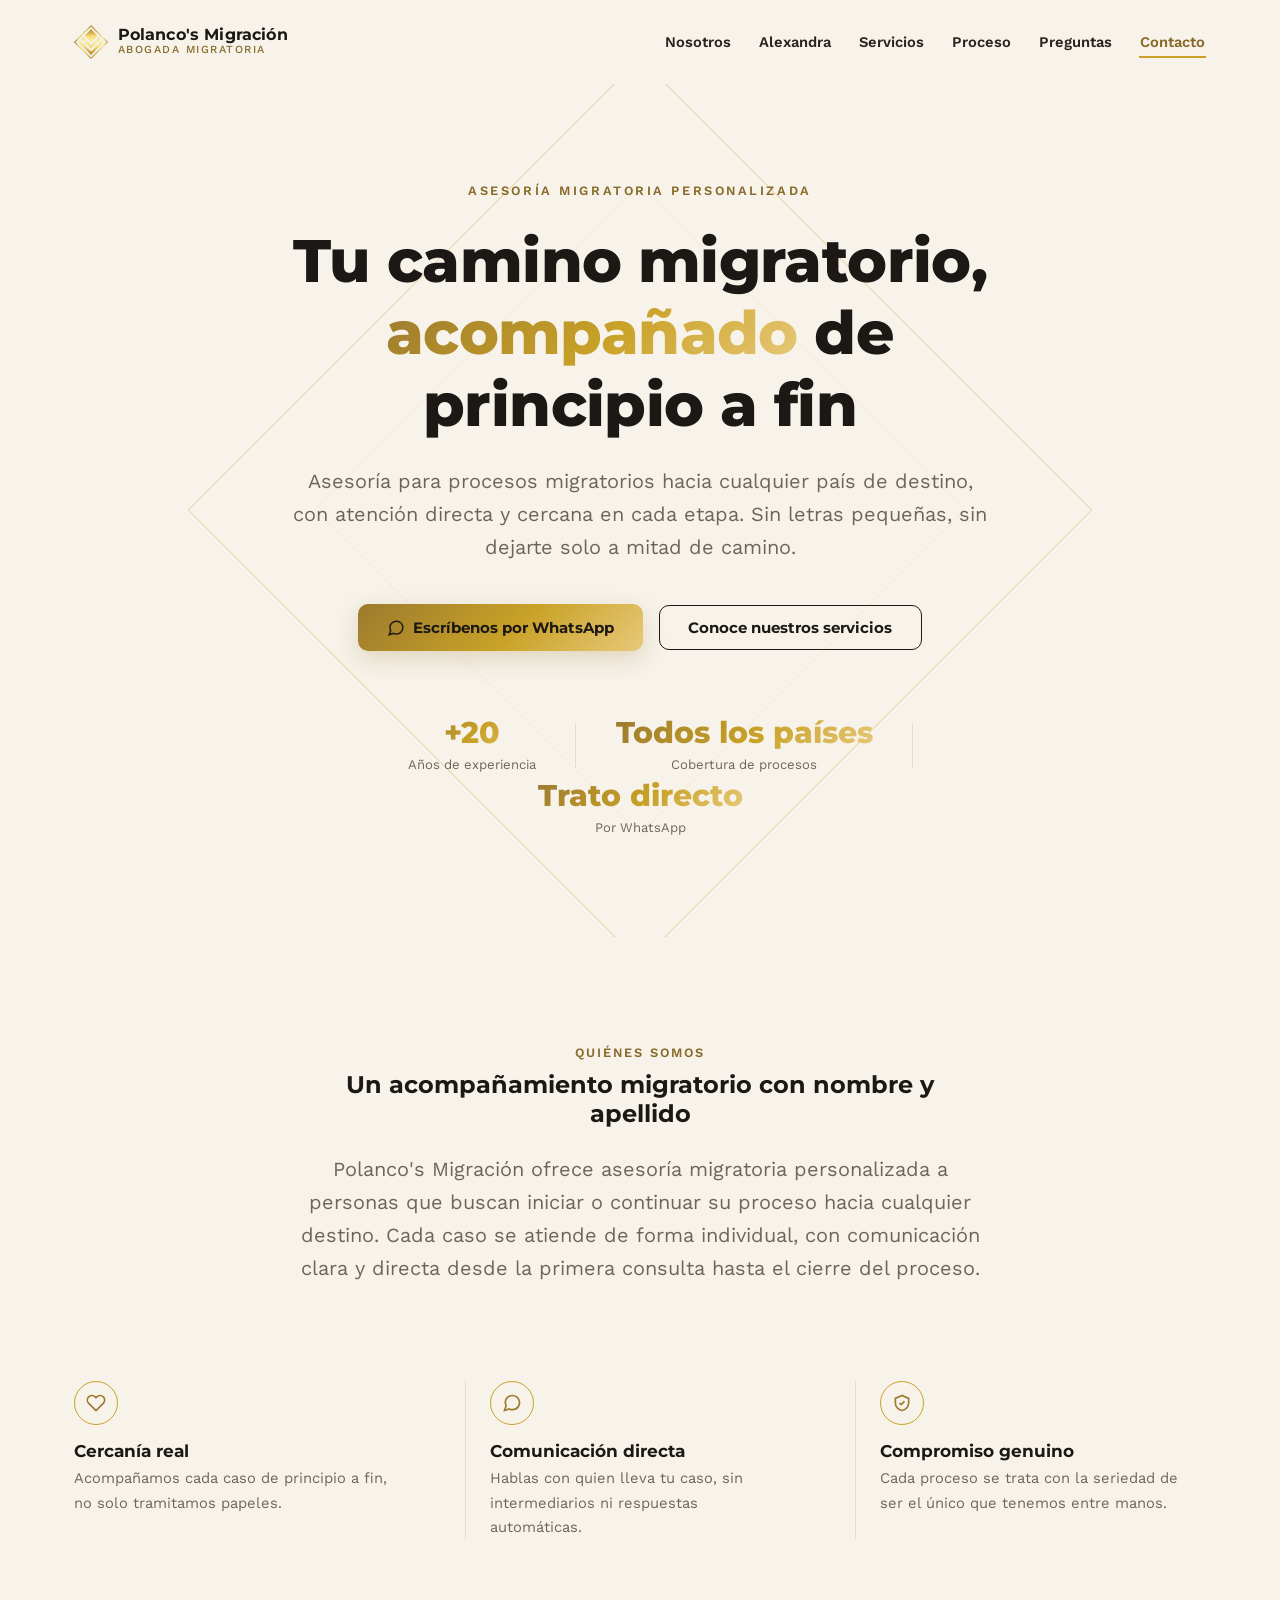
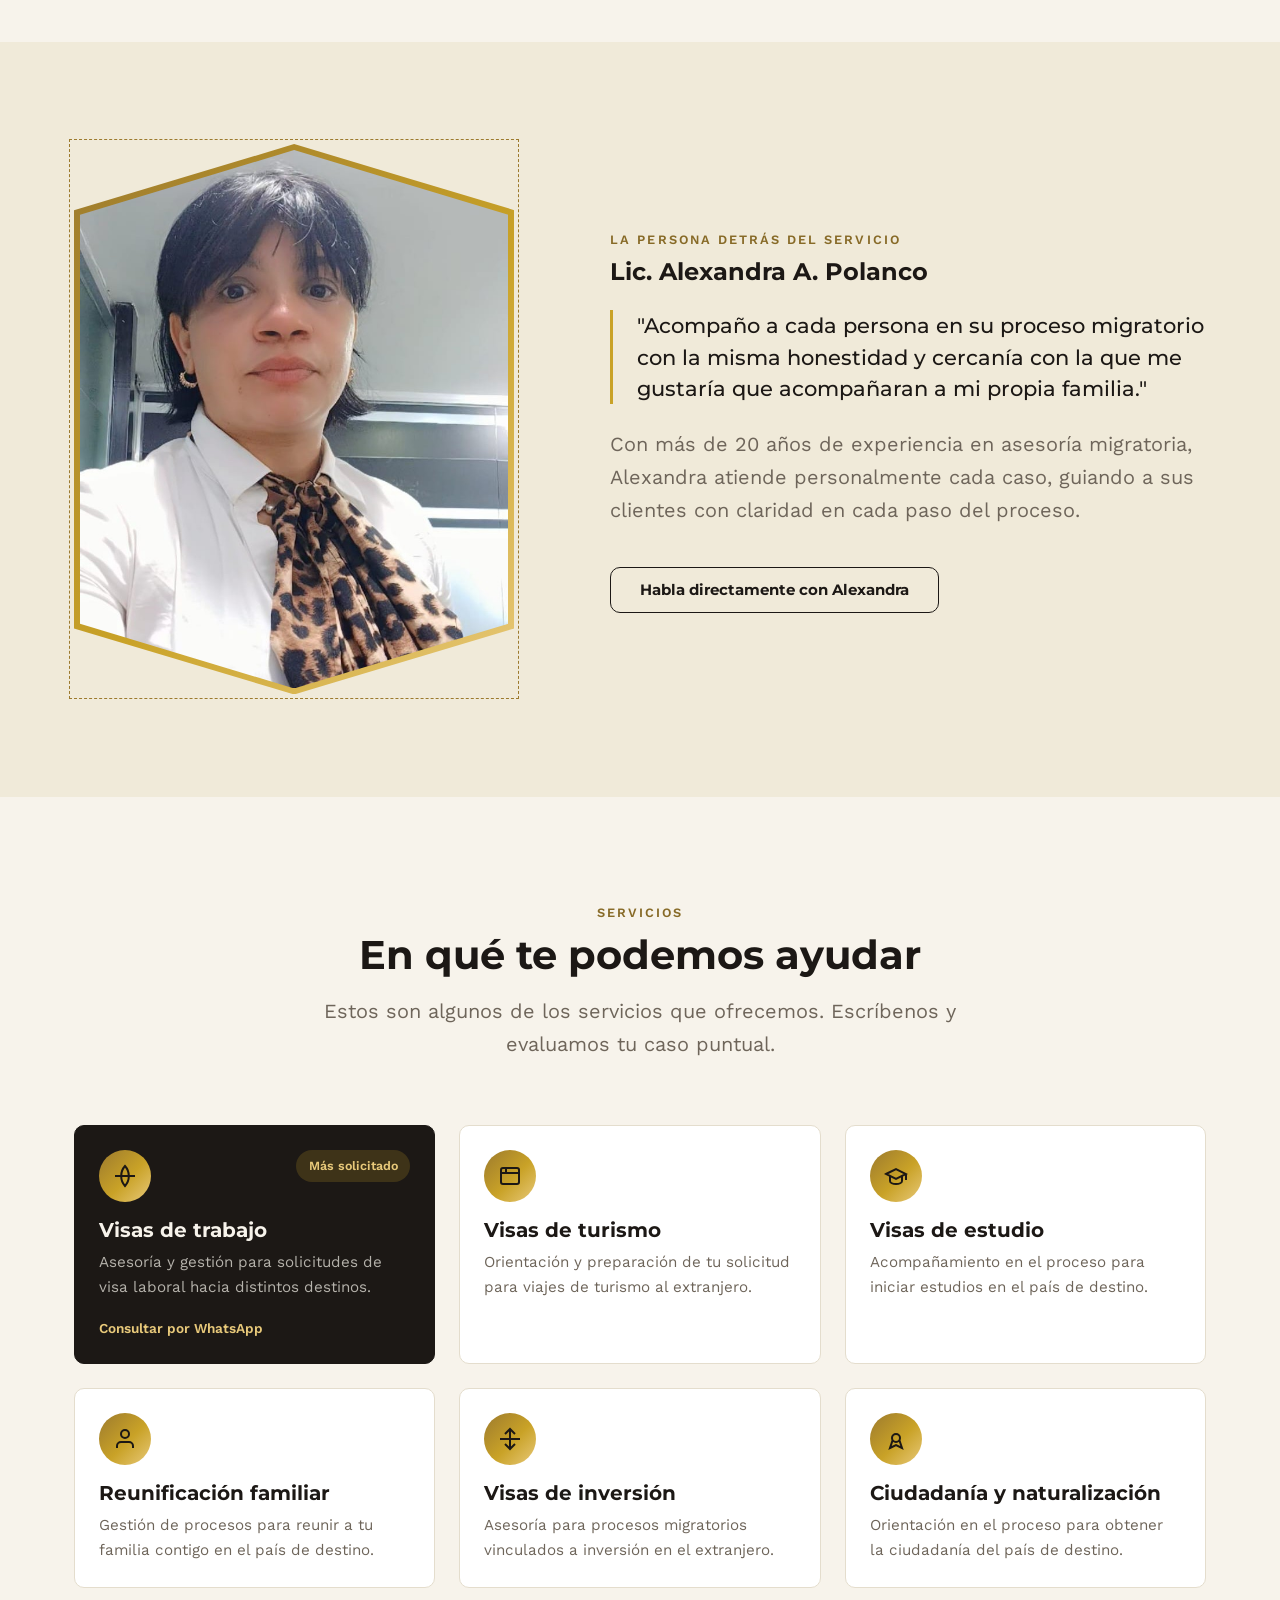
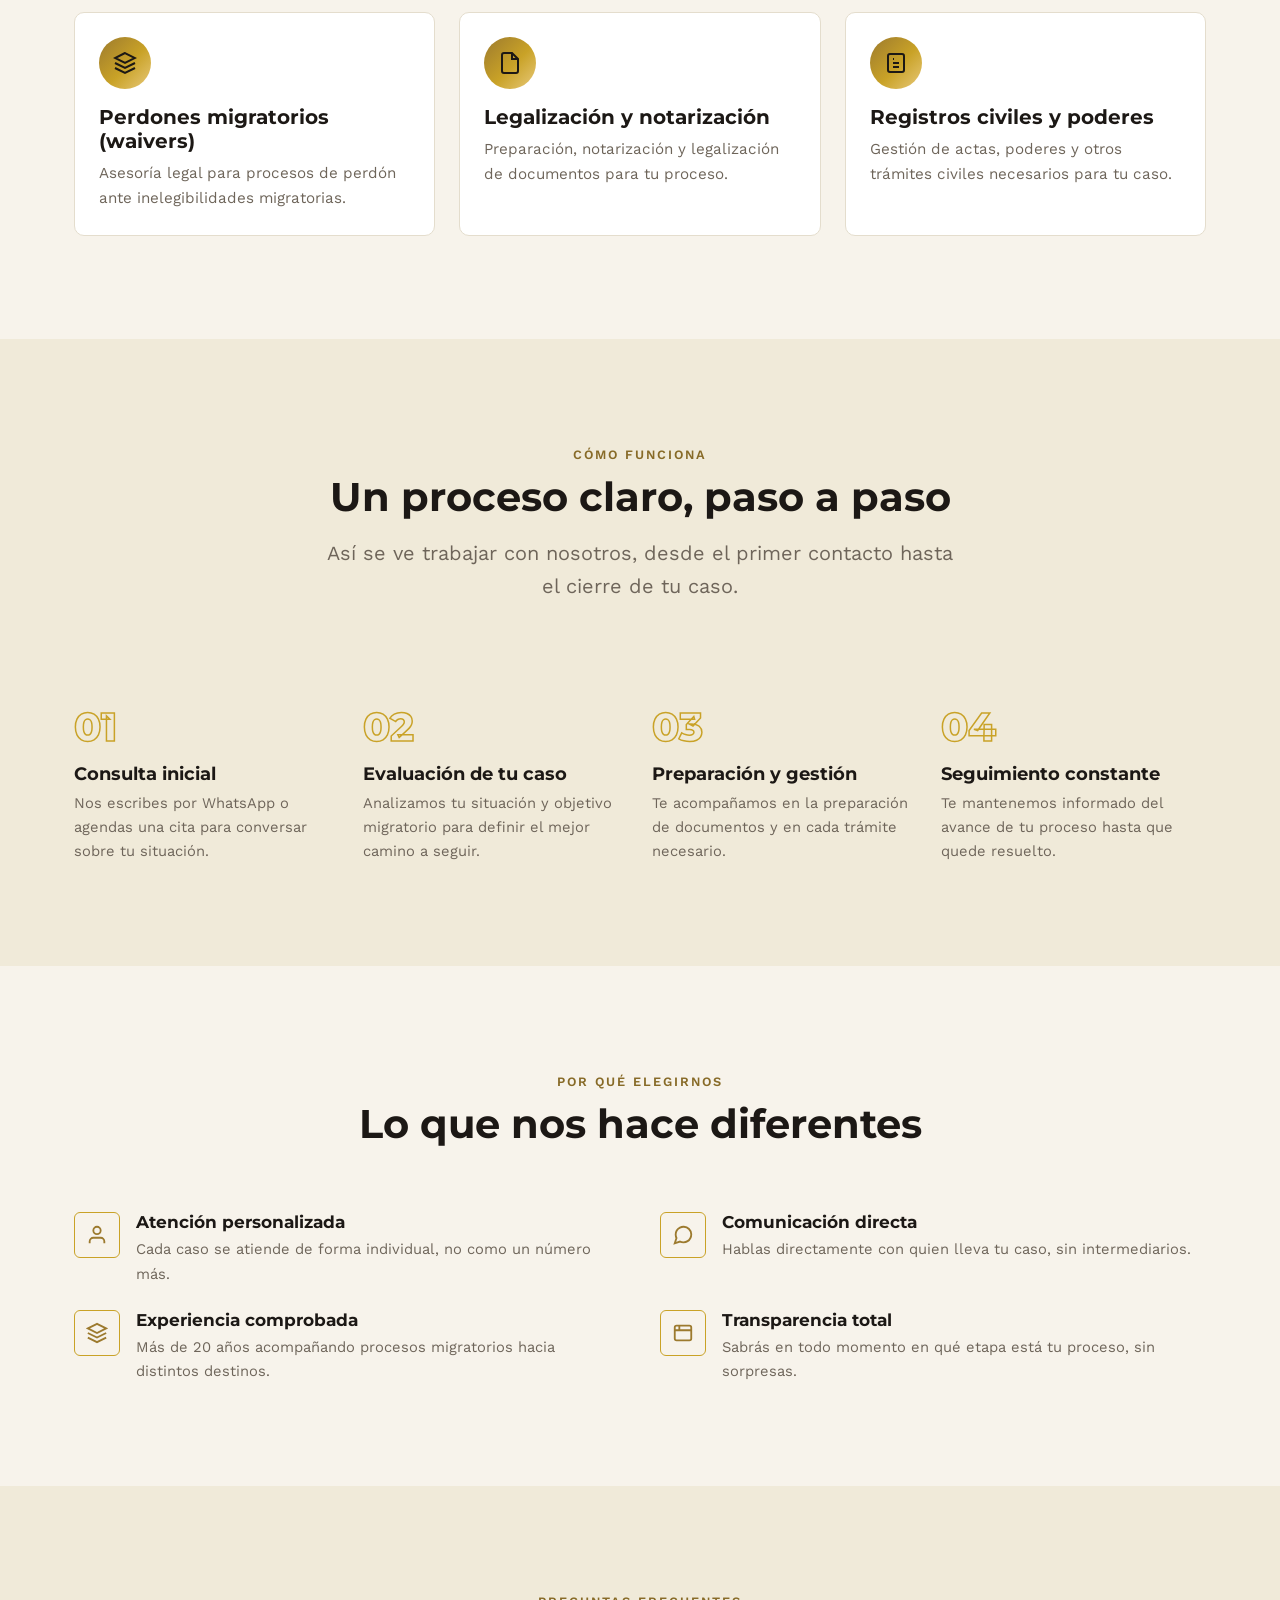
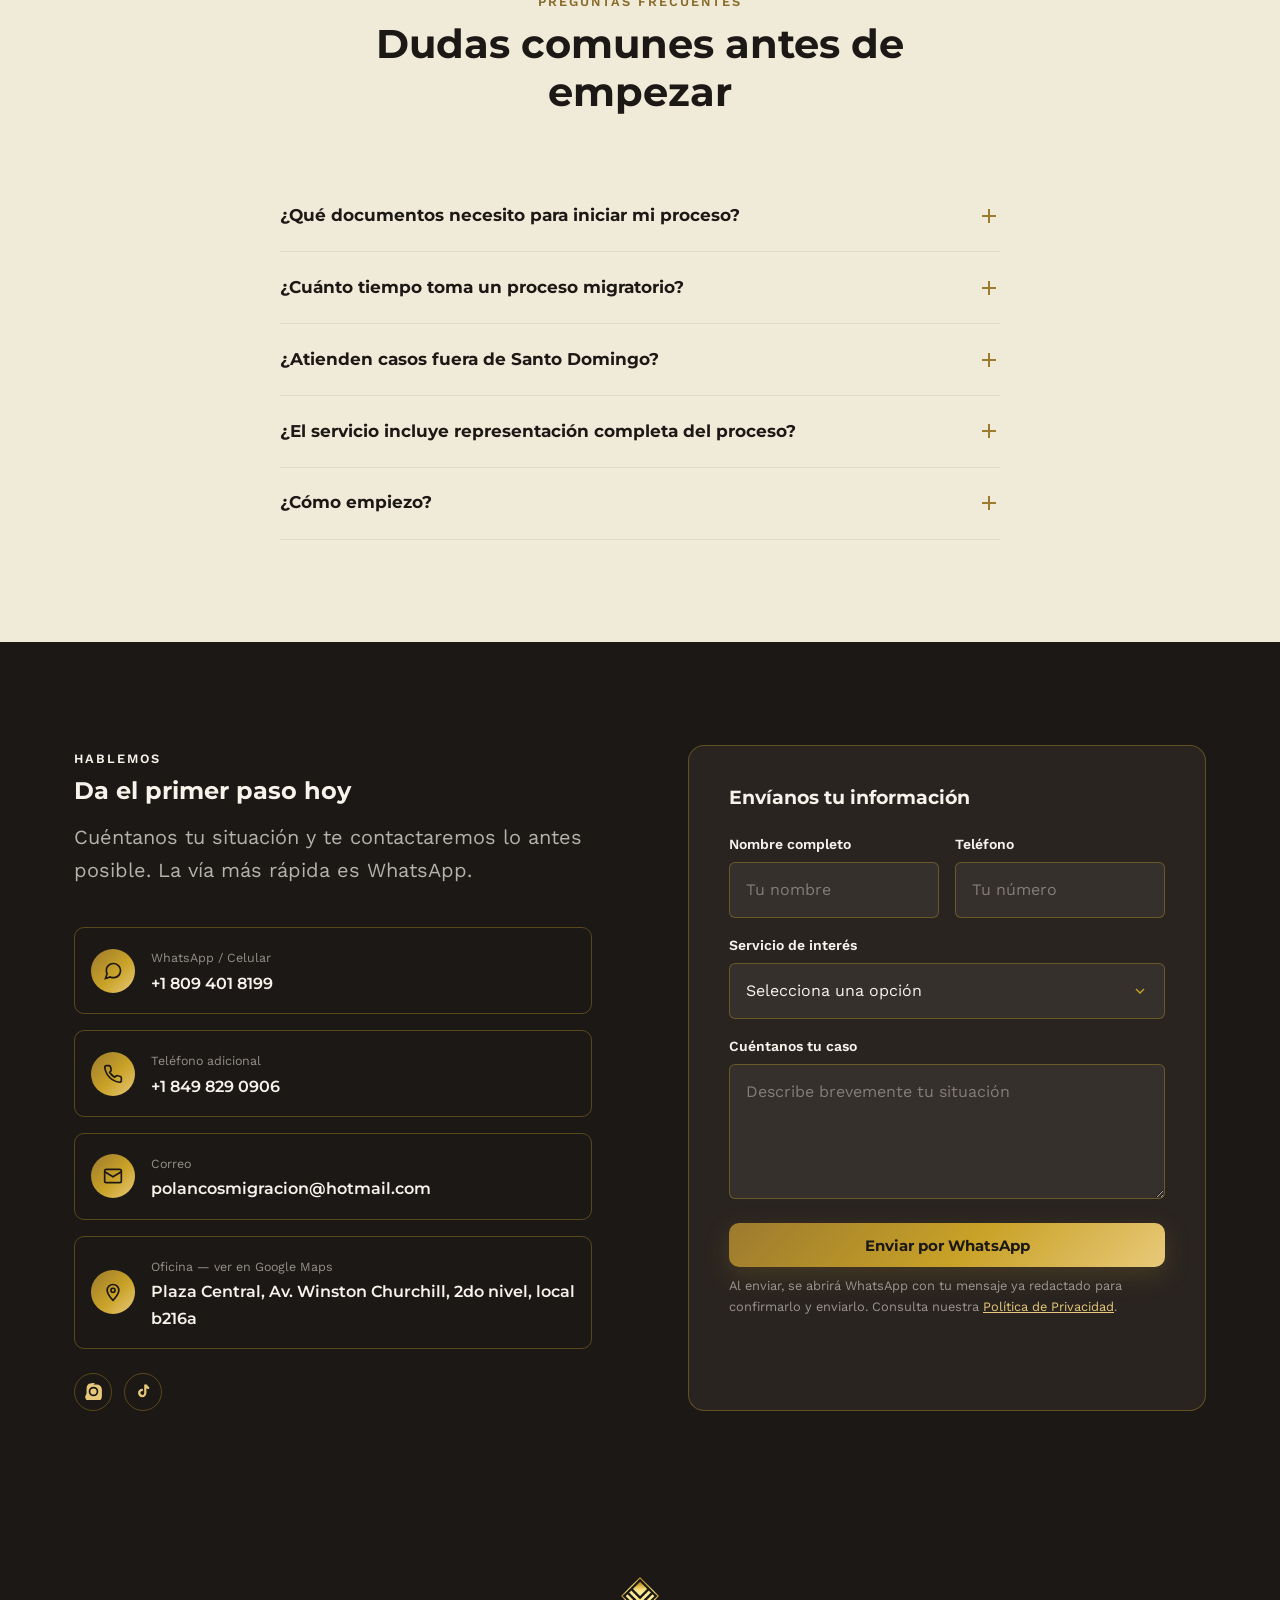
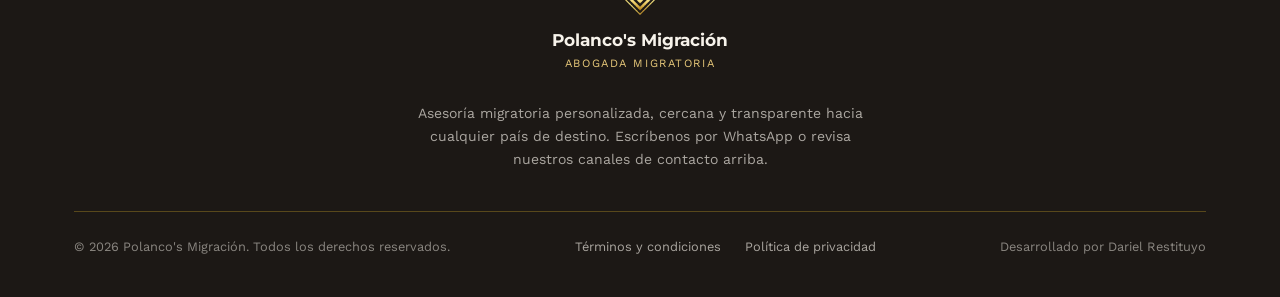
<file: index.html>
<!DOCTYPE html>
<html lang="es">
<head>
  <meta charset="UTF-8">
  <meta name="viewport" content="width=device-width, initial-scale=1.0">
  <title>Polanco's Migración | Asesoría Migratoria Personalizada</title>
  <meta name="description" content="Asesoría y servicios migratorios personalizados hacia cualquier país de destino. Acompañamiento cercano, transparente y profesional en cada etapa de tu proceso.">
  <meta name="theme-color" content="#1c1815">

  <!-- Favicon -->
  <link rel="icon" type="image/png" sizes="32x32" href="assets/images/favicon-32.png">
  <link rel="apple-touch-icon" sizes="120x120" href="assets/images/favicon-120.png">

  <!-- Open Graph -->
  <meta property="og:type" content="website">
  <meta property="og:locale" content="es_DO">
  <meta property="og:title" content="Polanco's Migración | Asesoría Migratoria Personalizada">
  <meta property="og:description" content="Acompañamiento migratorio cercano, transparente y profesional hacia cualquier país de destino.">
  <meta property="og:image" content="assets/images/icon-mark.png">
  <!-- TODO: reemplazar por la URL final del sitio y una imagen OG de 1200x630 -->
  <meta property="og:url" content="https://www.polancosmigracion.com/">
  <link rel="canonical" href="https://www.polancosmigracion.com/">

  <!-- Twitter Card -->
  <meta name="twitter:card" content="summary">
  <meta name="twitter:title" content="Polanco's Migración | Asesoría Migratoria Personalizada">
  <meta name="twitter:description" content="Acompañamiento migratorio cercano, transparente y profesional hacia cualquier país de destino.">
  <meta name="twitter:image" content="assets/images/icon-mark.png">

  <!-- Datos estructurados (Schema.org) -->
  <script type="application/ld+json">
  {
    "@context": "https://schema.org",
    "@type": "LegalService",
    "name": "Polanco's Migración",
    "description": "Asesoría y servicios migratorios personalizados hacia cualquier país de destino.",
    "image": "assets/images/icon-mark.png",
    "telephone": "+18094018199",
    "email": "alexandrapolanco@gmail.com",
    "address": {
      "@type": "PostalAddress",
      "streetAddress": "Plaza Central, Av. Winston Churchill, 2do nivel",
      "addressLocality": "Santo Domingo",
      "addressCountry": "DO"
    },
    "founder": {
      "@type": "Person",
      "name": "Alexandra A. Polanco"
    }
  }
  </script>

  <!-- Tipografías -->
  <link rel="preconnect" href="https://fonts.googleapis.com">
  <link rel="preconnect" href="https://fonts.gstatic.com" crossorigin>
  <link href="https://fonts.googleapis.com/css2?family=Montserrat:wght@500;600;700;800&family=Work+Sans:wght@400;500;600&display=swap" rel="stylesheet">

  <!-- Estilos -->
  <link rel="stylesheet" href="css/variables.css">
  <link rel="stylesheet" href="css/layout.css">
  <link rel="stylesheet" href="css/components.css">
  <link rel="stylesheet" href="css/sections.css">
</head>
<body>
  <a href="#main-content" class="skip-link">Saltar al contenido principal</a>

  <!-- ============ HEADER ============ -->
  <header class="site-header">
    <div class="container">
      <a href="#inicio" class="brand">
        <img src="assets/images/icon-mark.png" alt="Logo Polanco's Migración" width="34" height="34">
        <span class="brand-text">
          <span class="brand-name">Polanco's Migración</span>
          <span class="brand-tagline">ABOGADA MIGRATORIA</span>
        </span>
      </a>

      <nav class="main-nav" id="main-nav">
        <ul class="nav-links">
          <li><a href="#nosotros">Nosotros</a></li>
          <li><a href="#alexandra">Alexandra</a></li>
          <li><a href="#servicios">Servicios</a></li>
          <li><a href="#proceso">Proceso</a></li>
          <li><a href="#preguntas">Preguntas</a></li>
          <li><a href="#contacto">Contacto</a></li>
        </ul>
      </nav>

      <button class="menu-toggle" id="menu-toggle" aria-label="Abrir menú" aria-expanded="false" aria-controls="main-nav">
        <span></span><span></span><span></span>
      </button>
    </div>
  </header>

  <main id="main-content">

    <!-- ============ HERO ============ -->
    <section class="hero" id="inicio">
      <div class="hero-diamond" aria-hidden="true"></div>
      <div class="container">
        <div class="hero-content">
          <span class="hero-kicker">ASESORÍA MIGRATORIA PERSONALIZADA</span>
          <h1>Tu camino migratorio, <em>acompañado</em> de principio a fin</h1>
          <p class="hero-sub">
            Asesoría para procesos migratorios hacia cualquier país de destino, con atención
            directa y cercana en cada etapa. Sin letras pequeñas, sin dejarte solo a mitad de camino.
          </p>
          <div class="hero-actions">
            <a class="btn btn-primary" href="https://wa.me/18094018199?text=Hola%2C%20quisiera%20informaci%C3%B3n%20sobre%20un%20proceso%20migratorio" target="_blank" rel="noopener">
              <svg aria-hidden="true" viewBox="0 0 24 24" fill="none" stroke="currentColor" stroke-width="2"><path d="M21 11.5a8.38 8.38 0 0 1-.9 3.8 8.5 8.5 0 0 1-7.6 4.7 8.38 8.38 0 0 1-3.8-.9L3 21l1.9-5.7a8.38 8.38 0 0 1-.9-3.8 8.5 8.5 0 0 1 4.7-7.6 8.38 8.38 0 0 1 3.8-.9h.5a8.48 8.48 0 0 1 8 8v.5z"/></svg>
              Escríbenos por WhatsApp
            </a>
            <a class="btn btn-outline" href="#servicios">Conoce nuestros servicios</a>
          </div>
          <div class="hero-trust">
            <div class="hero-stat">
              <strong>+20</strong>
              <span>Años de experiencia</span>
            </div>
            <div class="hero-stat">
              <strong>Todos los países</strong>
              <span>Cobertura de procesos</span>
            </div>
            <div class="hero-stat">
              <strong>Trato directo</strong>
              <span>Por WhatsApp</span>
            </div>
          </div>
        </div>
      </div>
    </section>

    <!-- ============ QUIÉNES SOMOS ============ -->
    <!-- PLACEHOLDER: texto e íconos provisionales — ajustar con la historia real de la empresa que confirme Alexandra -->
    <section class="section" id="nosotros">
      <div class="container">
        <div class="about-content">
          <span class="section-kicker">QUIÉNES SOMOS</span>
          <h2>Un acompañamiento migratorio con nombre y apellido</h2>
          <p class="about-lead">
            Polanco's Migración ofrece asesoría migratoria personalizada a personas que buscan
            iniciar o continuar su proceso hacia cualquier destino. Cada caso se atiende de forma
            individual, con comunicación clara y directa desde la primera consulta hasta el
            cierre del proceso.
          </p>
        </div>

        <div class="about-pillars">
          <div class="about-pillar">
            <div class="about-pillar-icon">
              <svg aria-hidden="true" viewBox="0 0 24 24" fill="none" stroke="currentColor" stroke-width="2"><path d="M20.8 4.6a5.5 5.5 0 0 0-7.8 0L12 5.6l-1-1a5.5 5.5 0 0 0-7.8 7.8l1 1L12 21l7.8-7.6 1-1a5.5 5.5 0 0 0 0-7.8Z"/></svg>
            </div>
            <h3>Cercanía real</h3>
            <p>Acompañamos cada caso de principio a fin, no solo tramitamos papeles.</p>
          </div>
          <div class="about-pillar">
            <div class="about-pillar-icon">
              <svg aria-hidden="true" viewBox="0 0 24 24" fill="none" stroke="currentColor" stroke-width="2"><path d="M21 11.5a8.38 8.38 0 0 1-.9 3.8 8.5 8.5 0 0 1-7.6 4.7 8.38 8.38 0 0 1-3.8-.9L3 21l1.9-5.7a8.38 8.38 0 0 1-.9-3.8 8.5 8.5 0 0 1 4.7-7.6 8.38 8.38 0 0 1 3.8-.9h.5a8.48 8.48 0 0 1 8 8v.5z"/></svg>
            </div>
            <h3>Comunicación directa</h3>
            <p>Hablas con quien lleva tu caso, sin intermediarios ni respuestas automáticas.</p>
          </div>
          <div class="about-pillar">
            <div class="about-pillar-icon">
              <svg aria-hidden="true" viewBox="0 0 24 24" fill="none" stroke="currentColor" stroke-width="2"><path d="m9 12 2 2 4-4"/><path d="M12 3 4 6.5v5c0 4.7 3.2 8.6 8 9.5 4.8-.9 8-4.8 8-9.5v-5L12 3Z"/></svg>
            </div>
            <h3>Compromiso genuino</h3>
            <p>Cada proceso se trata con la seriedad de ser el único que tenemos entre manos.</p>
          </div>
        </div>
      </div>
    </section>

    <!-- ============ LA PERSONA DETRÁS ============ -->
    <section class="section section-alt" id="alexandra">
      <div class="container founder">
        <div class="founder-photo-wrap content-placeholder">
          <div class="founder-photo-frame">
            <!-- PLACEHOLDER: foto provisional, reemplazar por un retrato profesional final -->
            <img src="assets/images/alexandra.jpg" alt="Lic. Alexandra A. Polanco" loading="lazy" width="720" height="900">
          </div>
        </div>
        <div class="founder-content">
          <span class="section-kicker">LA PERSONA DETRÁS DEL SERVICIO</span>
          <h2>Lic. Alexandra A. Polanco</h2>
          <!-- PLACEHOLDER: cita provisional — reemplazar por las palabras reales de Alexandra -->
          <p class="founder-quote">
            "Acompaño a cada persona en su proceso migratorio con la misma honestidad y cercanía
            con la que me gustaría que acompañaran a mi propia familia."
          </p>
          <p class="founder-desc">
            Con más de 20 años de experiencia en asesoría migratoria, Alexandra atiende
            personalmente cada caso, guiando a sus clientes con claridad en cada paso del proceso.
          </p>
          <!-- <a class="btn btn-outline founder-cta" href="https://wa.me/18094018199?text=Hola%2C%20quisiera%20hablar%20directamente%20con%20Alexandra%20sobre%20mi%20caso" target="_blank" rel="noopener"> -->
            <a class="btn btn-outline founder-cta" href="#contacto" rel="noopener">
            Habla directamente con Alexandra
          </a>
        </div>
      </div>
    </section>

    <!-- ============ SERVICIOS ============ -->
    <!-- PLACEHOLDER: lista de servicios provisional (categorías de referencia) — confirmar lista definitiva -->
    <section class="section" id="servicios">
      <div class="container">
        <div class="section-head align-center">
          <span class="section-kicker">SERVICIOS</span>
          <h2>En qué te podemos ayudar</h2>
          <p>Estos son algunos de los servicios que ofrecemos. Escríbenos y evaluamos tu caso puntual.</p>
        </div>

        <div class="services-grid">
          <div class="card is-featured">
            <span class="badge">Más solicitado</span>
            <div class="card-icon">
              <svg aria-hidden="true" viewBox="0 0 24 24" fill="none" stroke="currentColor" stroke-width="2"><path d="M2 12h20M12 2a15 15 0 0 1 0 20 15 15 0 0 1 0-20Z"/></svg>
            </div>
            <h3>Visas de trabajo</h3>
            <p>Asesoría y gestión para solicitudes de visa laboral hacia distintos destinos.</p>
            <a class="service-link" href="https://wa.me/18094018199?text=Hola%2C%20quisiera%20informaci%C3%B3n%20sobre%20Visas%20de%20Trabajo" target="_blank" rel="noopener">Consultar por WhatsApp</a>
          </div>

          <div class="card">
            <div class="card-icon">
              <svg aria-hidden="true" viewBox="0 0 24 24" fill="none" stroke="currentColor" stroke-width="2"><rect x="3" y="4" width="18" height="16" rx="2"/><path d="M3 9h18M8 4v5"/></svg>
            </div>
            <h3>Visas de turismo</h3>
            <p>Orientación y preparación de tu solicitud para viajes de turismo al extranjero.</p>
          </div>

          <div class="card">
            <div class="card-icon">
              <svg aria-hidden="true" viewBox="0 0 24 24" fill="none" stroke="currentColor" stroke-width="2"><path d="M22 10v6M2 10l10-5 10 5-10 5-10-5Z"/><path d="M6 12v5c0 1.7 2.7 3 6 3s6-1.3 6-3v-5"/></svg>
            </div>
            <h3>Visas de estudio</h3>
            <p>Acompañamiento en el proceso para iniciar estudios en el país de destino.</p>
          </div>

          <div class="card">
            <div class="card-icon">
              <svg aria-hidden="true" viewBox="0 0 24 24" fill="none" stroke="currentColor" stroke-width="2"><path d="M20 21v-2a4 4 0 0 0-4-4H8a4 4 0 0 0-4 4v2"/><circle cx="12" cy="7" r="4"/></svg>
            </div>
            <h3>Reunificación familiar</h3>
            <p>Gestión de procesos para reunir a tu familia contigo en el país de destino.</p>
          </div>

          <div class="card">
            <div class="card-icon">
              <svg aria-hidden="true" viewBox="0 0 24 24" fill="none" stroke="currentColor" stroke-width="2"><path d="M12 2v20M2 12h20"/><path d="M17 7 12 2 7 7M17 17l-5 5-5-5"/></svg>
            </div>
            <h3>Visas de inversión</h3>
            <p>Asesoría para procesos migratorios vinculados a inversión en el extranjero.</p>
          </div>

          <div class="card">
            <div class="card-icon">
              <svg aria-hidden="true" viewBox="0 0 24 24" fill="none" stroke="currentColor" stroke-width="2"><path d="M12 15a4 4 0 1 0 0-8 4 4 0 0 0 0 8Z"/><path d="M8.5 13.5 6 21l6-3 6 3-2.5-7.5"/></svg>
            </div>
            <h3>Ciudadanía y naturalización</h3>
            <p>Orientación en el proceso para obtener la ciudadanía del país de destino.</p>
          </div>

          <div class="card">
            <div class="card-icon">
              <svg aria-hidden="true" viewBox="0 0 24 24" fill="none" stroke="currentColor" stroke-width="2"><path d="M12 2 2 7l10 5 10-5-10-5Z"/><path d="M2 17l10 5 10-5M2 12l10 5 10-5"/></svg>
            </div>
            <h3>Perdones migratorios (waivers)</h3>
            <p>Asesoría legal para procesos de perdón ante inelegibilidades migratorias.</p>
          </div>

          <div class="card">
            <div class="card-icon">
              <svg aria-hidden="true" viewBox="0 0 24 24" fill="none" stroke="currentColor" stroke-width="2"><path d="M14 2H6a2 2 0 0 0-2 2v16a2 2 0 0 0 2 2h12a2 2 0 0 0 2-2V8z"/><path d="M14 2v6h6"/></svg>
            </div>
            <h3>Legalización y notarización</h3>
            <p>Preparación, notarización y legalización de documentos para tu proceso.</p>
          </div>

          <div class="card">
            <div class="card-icon">
              <svg aria-hidden="true" viewBox="0 0 24 24" fill="none" stroke="currentColor" stroke-width="2"><path d="M9 12h6M9 16h6M9 8h1"/><rect x="4" y="3" width="16" height="18" rx="2"/></svg>
            </div>
            <h3>Registros civiles y poderes</h3>
            <p>Gestión de actas, poderes y otros trámites civiles necesarios para tu caso.</p>
          </div>
        </div>
      </div>
    </section>

    <!-- ============ CÓMO FUNCIONA EL PROCESO ============ -->
    <section class="section section-alt" id="proceso">
      <div class="container">
        <div class="section-head align-center">
          <span class="section-kicker">CÓMO FUNCIONA</span>
          <h2>Un proceso claro, paso a paso</h2>
          <p>Así se ve trabajar con nosotros, desde el primer contacto hasta el cierre de tu caso.</p>
        </div>

        <div class="steps">
          <div class="step">
            <div class="step-number">01</div>
            <h3>Consulta inicial</h3>
            <p>Nos escribes por WhatsApp o agendas una cita para conversar sobre tu situación.</p>
          </div>
          <div class="step">
            <div class="step-number">02</div>
            <h3>Evaluación de tu caso</h3>
            <p>Analizamos tu situación y objetivo migratorio para definir el mejor camino a seguir.</p>
          </div>
          <div class="step">
            <div class="step-number">03</div>
            <h3>Preparación y gestión</h3>
            <p>Te acompañamos en la preparación de documentos y en cada trámite necesario.</p>
          </div>
          <div class="step">
            <div class="step-number">04</div>
            <h3>Seguimiento constante</h3>
            <p>Te mantenemos informado del avance de tu proceso hasta que quede resuelto.</p>
          </div>
        </div>
      </div>
    </section>

    <!-- ============ POR QUÉ ELEGIRNOS ============ -->
    <section class="section" id="beneficios">
      <div class="container">
        <div class="section-head align-center">
          <span class="section-kicker">POR QUÉ ELEGIRNOS</span>
          <h2>Lo que nos hace diferentes</h2>
        </div>

        <div class="benefits-grid">
          <div class="benefit">
            <div class="benefit-icon">
              <svg aria-hidden="true" viewBox="0 0 24 24" fill="none" stroke="currentColor" stroke-width="2"><path d="M20 21v-2a4 4 0 0 0-4-4H8a4 4 0 0 0-4 4v2"/><circle cx="12" cy="7" r="4"/></svg>
            </div>
            <div>
              <h3>Atención personalizada</h3>
              <p>Cada caso se atiende de forma individual, no como un número más.</p>
            </div>
          </div>

          <div class="benefit">
            <div class="benefit-icon">
              <svg aria-hidden="true" viewBox="0 0 24 24" fill="none" stroke="currentColor" stroke-width="2"><path d="M21 11.5a8.38 8.38 0 0 1-.9 3.8 8.5 8.5 0 0 1-7.6 4.7 8.38 8.38 0 0 1-3.8-.9L3 21l1.9-5.7a8.38 8.38 0 0 1-.9-3.8 8.5 8.5 0 0 1 4.7-7.6 8.38 8.38 0 0 1 3.8-.9h.5a8.48 8.48 0 0 1 8 8v.5z"/></svg>
            </div>
            <div>
              <h3>Comunicación directa</h3>
              <p>Hablas directamente con quien lleva tu caso, sin intermediarios.</p>
            </div>
          </div>

          <div class="benefit">
            <div class="benefit-icon">
              <svg aria-hidden="true" viewBox="0 0 24 24" fill="none" stroke="currentColor" stroke-width="2"><path d="M12 2 2 7l10 5 10-5-10-5Z"/><path d="M2 17l10 5 10-5M2 12l10 5 10-5"/></svg>
            </div>
            <div>
              <h3>Experiencia comprobada</h3>
              <p>Más de 20 años acompañando procesos migratorios hacia distintos destinos.</p>
            </div>
          </div>

          <div class="benefit">
            <div class="benefit-icon">
              <svg aria-hidden="true" viewBox="0 0 24 24" fill="none" stroke="currentColor" stroke-width="2"><rect x="3" y="4" width="18" height="16" rx="2"/><path d="M3 9h18M8 4v5"/></svg>
            </div>
            <div>
              <h3>Transparencia total</h3>
              <p>Sabrás en todo momento en qué etapa está tu proceso, sin sorpresas.</p>
            </div>
          </div>
        </div>
      </div>
    </section>

    <!-- ============ PREGUNTAS FRECUENTES ============ -->
    <!-- PLACEHOLDER: preguntas y respuestas provisionales — confirmar con Alexandra las dudas reales más comunes -->
    <section class="section section-alt" id="preguntas">
      <div class="container">
        <div class="section-head align-center">
          <span class="section-kicker">PREGUNTAS FRECUENTES</span>
          <h2>Dudas comunes antes de empezar</h2>
        </div>

        <div class="faq-list">
          <div class="accordion-item">
            <button class="accordion-trigger" aria-expanded="false" aria-controls="faq-1">
              ¿Qué documentos necesito para iniciar mi proceso?
              <span class="accordion-icon" aria-hidden="true"></span>
            </button>
            <div class="accordion-panel" id="faq-1">
              <p>Cada proceso es distinto. En la consulta inicial evaluamos tu caso puntual y te indicamos exactamente qué documentos aplican.</p>
            </div>
          </div>

          <div class="accordion-item">
            <button class="accordion-trigger" aria-expanded="false" aria-controls="faq-2">
              ¿Cuánto tiempo toma un proceso migratorio?
              <span class="accordion-icon" aria-hidden="true"></span>
            </button>
            <div class="accordion-panel" id="faq-2">
              <p>Los tiempos varían según el tipo de trámite, el destino y cada caso particular. Te damos una estimación realista después de evaluar tu situación.</p>
            </div>
          </div>

          <div class="accordion-item">
            <button class="accordion-trigger" aria-expanded="false" aria-controls="faq-3">
              ¿Atienden casos fuera de Santo Domingo?
              <span class="accordion-icon" aria-hidden="true"></span>
            </button>
            <div class="accordion-panel" id="faq-3">
              <p>Sí, podemos coordinar la asesoría de forma remota además de la atención en oficina.</p>
            </div>
          </div>

          <div class="accordion-item">
            <button class="accordion-trigger" aria-expanded="false" aria-controls="faq-4">
              ¿El servicio incluye representación completa del proceso?
              <span class="accordion-icon" aria-hidden="true"></span>
            </button>
            <div class="accordion-panel" id="faq-4">
              <p>Depende del tipo de trámite. En la consulta inicial te explicamos exactamente qué incluye el acompañamiento según tu caso.</p>
            </div>
          </div>

          <div class="accordion-item">
            <button class="accordion-trigger" aria-expanded="false" aria-controls="faq-5">
              ¿Cómo empiezo?
              <span class="accordion-icon" aria-hidden="true"></span>
            </button>
            <div class="accordion-panel" id="faq-5">
              <p>Escríbenos por WhatsApp y agendamos tu primera consulta para evaluar tu caso.</p>
            </div>
          </div>
        </div>
      </div>
    </section>

    <!-- ============ CTA + CONTACTO ============ -->
    <section class="section section-dark" id="contacto">
      <div class="container contact">
        <div class="contact-intro">
          <span class="section-kicker">HABLEMOS</span>
          <h2>Da el primer paso hoy</h2>
          <p>Cuéntanos tu situación y te contactaremos lo antes posible. La vía más rápida es WhatsApp.</p>

          <div class="contact-channels">
            <a class="contact-channel" href="https://wa.me/18094018199" target="_blank" rel="noopener">
              <span class="contact-channel-icon">
                <svg aria-hidden="true" viewBox="0 0 24 24" fill="none" stroke="currentColor" stroke-width="2"><path d="M21 11.5a8.38 8.38 0 0 1-.9 3.8 8.5 8.5 0 0 1-7.6 4.7 8.38 8.38 0 0 1-3.8-.9L3 21l1.9-5.7a8.38 8.38 0 0 1-.9-3.8 8.5 8.5 0 0 1 4.7-7.6 8.38 8.38 0 0 1 3.8-.9h.5a8.48 8.48 0 0 1 8 8v.5z"/></svg>
              </span>
              <span class="contact-channel-text">
                <span class="label">WhatsApp / Celular</span>
                <span class="value">+1 809 401 8199</span>
              </span>
            </a>

            <a class="contact-channel" href="tel:+18498290906">
              <span class="contact-channel-icon">
                <svg aria-hidden="true" viewBox="0 0 24 24" fill="none" stroke="currentColor" stroke-width="2"><path d="M22 16.9v3a2 2 0 0 1-2.2 2 19.8 19.8 0 0 1-8.6-3.1 19.5 19.5 0 0 1-6-6 19.8 19.8 0 0 1-3.1-8.7A2 2 0 0 1 4.1 2h3a2 2 0 0 1 2 1.7c.1.9.3 1.8.6 2.7a2 2 0 0 1-.4 2.1L8 9.9a16 16 0 0 0 6 6l1.4-1.4a2 2 0 0 1 2.1-.4c.9.3 1.8.5 2.7.6a2 2 0 0 1 1.8 2Z"/></svg>
              </span>
              <span class="contact-channel-text">
                <span class="label">Teléfono adicional</span>
                <span class="value">+1 849 829 0906</span>
              </span>
            </a>

            <a class="contact-channel" href="mailto:polancosmigracion@hotmail.com">
              <span class="contact-channel-icon">
                <svg aria-hidden="true" viewBox="0 0 24 24" fill="none" stroke="currentColor" stroke-width="2"><rect x="2" y="4" width="20" height="16" rx="2"/><path d="m2 7 10 6 10-6"/></svg>
              </span>
              <span class="contact-channel-text">
                <span class="label">Correo</span>
                <span class="value">polancosmigracion@hotmail.com</span>
              </span>
            </a>

            <!-- PLACEHOLDER: ubicación aproximada por nombre de plaza; ajustar con la dirección exacta si aplica -->
            <a class="contact-channel" href="https://www.google.com/maps/search/?api=1&query=Plaza+Central+Av+Winston+Churchill+Santo+Domingo" target="_blank" rel="noopener">
              <span class="contact-channel-icon">
                <svg aria-hidden="true" viewBox="0 0 24 24" fill="none" stroke="currentColor" stroke-width="2"><path d="M12 22s7-7.4 7-12a7 7 0 1 0-14 0c0 4.6 7 12 7 12Z"/><circle cx="12" cy="10" r="2.5"/></svg>
              </span>
              <span class="contact-channel-text">
                <span class="label">Oficina — ver en Google Maps</span>
                <span class="value">Plaza Central, Av. Winston Churchill, 2do nivel, local b216a</span>
              </span>
            </a>
          </div>

          <!-- PLACEHOLDER: enlazar los perfiles reales de Instagram y TikTok -->
          <div class="social-icons" style="margin-top:1.5rem;">
            <a href="#" target="_blank" rel="noopener" aria-label="Instagram">
              <svg aria-hidden="true" viewBox="0 0 24 24"><path d="M12 2.2c3.2 0 3.6 0 4.9.07 1.2.06 2.2.27 2.9.6.8.35 1.4.8 2 1.5.6.6 1 1.2 1.4 2 .3.7.5 1.7.6 2.9.1 1.3.1 1.7.1 4.9s0 3.6-.1 4.9c-.1 1.2-.3 2.2-.6 2.9-.4.8-.8 1.4-1.4 2-.6.6-1.2 1-2 1.4-.7.3-1.7.5-2.9.6-1.3.1-1.7.1-4.9.1s-3.6 0-4.9-.1c-1.2-.1-2.2-.3-2.9-.6-.8-.4-1.4-.8-2-1.4-.6-.6-1-1.2-1.4-2-.3-.7-.5-1.7-.6-2.9C2.2 15.6 2.2 15.2 2.2 12s0-3.6.1-4.9c.1-1.2.3-2.2.6-2.9.4-.8.8-1.4 1.4-2 .6-.6 1.2-1 2-1.4.7-.3 1.7-.5 2.9-.6 1.3-.1 1.7-.1 4.9-.1Zm0 3a6.8 6.8 0 1 0 0 13.6 6.8 6.8 0 0 0 0-13.6Zm0 11.2a4.4 4.4 0 1 1 0-8.8 4.4 4.4 0 0 1 0 8.8Zm7-11.4a1.6 1.6 0 1 1-3.2 0 1.6 1.6 0 0 1 3.2 0Z"/></svg>
            </a>
            <a href="#" target="_blank" rel="noopener" aria-label="TikTok">
              <svg aria-hidden="true" viewBox="0 0 24 24"><path d="M14 2h3.1c.2 1.6 1.2 3 2.9 3.5v3.1c-1.4 0-2.7-.4-3.9-1.2v6.7a5.9 5.9 0 1 1-5.9-5.9c.3 0 .6 0 .9.1v3.2a2.7 2.7 0 1 0 1.9 2.6V2Z"/></svg>
            </a>
          </div>
        </div>

        <div class="contact-form-wrap">
          <h3>Envíanos tu información</h3>
          <form id="contact-form" novalidate>
            <div class="form-row">
              <div class="form-group">
                <label for="cf-name">Nombre completo</label>
                <input type="text" id="cf-name" name="name" placeholder="Tu nombre" required>
              </div>
              <div class="form-group">
                <label for="cf-phone">Teléfono</label>
                <input type="tel" id="cf-phone" name="phone" placeholder="Tu número" required>
              </div>
            </div>
            <div class="form-group">
              <label for="cf-service">Servicio de interés</label>
              <select id="cf-service" name="service">
                <option value="">Selecciona una opción</option>
                <option value="Visas de trabajo">Visas de trabajo</option>
                <option value="Visas de turismo">Visas de turismo</option>
                <option value="Visas de estudio">Visas de estudio</option>
                <option value="Reunificación familiar">Reunificación familiar</option>
                <option value="Visas de inversión">Visas de inversión</option>
                <option value="Ciudadanía y naturalización">Ciudadanía y naturalización</option>
                <option value="Perdones migratorios (waivers)">Perdones migratorios (waivers)</option>
                <option value="Legalización y notarización">Legalización y notarización</option>
                <option value="Registros civiles y poderes">Registros civiles y poderes</option>
                <option value="Otro">Otro</option>
              </select>
            </div>
            <div class="form-group">
              <label for="cf-message">Cuéntanos tu caso</label>
              <textarea id="cf-message" name="message" rows="4" placeholder="Describe brevemente tu situación" required></textarea>
            </div>
            <button type="submit" class="btn btn-primary btn-block">Enviar por WhatsApp</button>
            <p class="form-note">Al enviar, se abrirá WhatsApp con tu mensaje ya redactado para confirmarlo y enviarlo. Consulta nuestra <a href="politica-de-privacidad.html" style="color:var(--color-gold-light); text-decoration:underline;">Política de Privacidad</a>.</p>
            <p class="form-status" id="form-status" role="status"></p>
          </form>
        </div>
      </div>
    </section>

  </main>

  <!-- ============ FOOTER ============ -->
  <footer class="site-footer">
    <div class="container">
      <div class="footer-brand-block">
        <div class="footer-brand">
          <img src="assets/images/icon-mark.png" alt="Logo Polanco's Migración" width="38" height="38">
          <div>
            <div class="footer-brand-name">Polanco's Migración</div>
            <div class="footer-brand-tagline">ABOGADA MIGRATORIA</div>
          </div>
          <p class="footer-desc">Asesoría migratoria personalizada, cercana y transparente hacia cualquier país de destino. Escríbenos por WhatsApp o revisa nuestros canales de contacto arriba.</p>
        </div>
      </div>

      <div class="footer-bottom">
        <span>© <span id="current-year"></span> Polanco's Migración. Todos los derechos reservados.</span>
        <div class="footer-legal-links">
          <a href="terminos-y-condiciones.html">Términos y condiciones</a>
          <a href="politica-de-privacidad.html">Política de privacidad</a>
        </div>
        <span>Desarrollado por Dariel Restituyo</span>
      </div>
    </div>
  </footer>

  <!-- Botón flotante de WhatsApp: aparece al bajar, ya que el hero tiene su propio CTA -->
  <a
    href="https://wa.me/18094018199?text=Hola%2C%20quisiera%20informaci%C3%B3n%20sobre%20un%20proceso%20migratorio"
    class="floating-whatsapp"
    id="floating-whatsapp"
    target="_blank"
    rel="noopener"
    aria-label="Escríbenos por WhatsApp">
    <svg aria-hidden="true" viewBox="0 0 24 24" fill="none" stroke="currentColor" stroke-width="2"><path d="M21 11.5a8.38 8.38 0 0 1-.9 3.8 8.5 8.5 0 0 1-7.6 4.7 8.38 8.38 0 0 1-3.8-.9L3 21l1.9-5.7a8.38 8.38 0 0 1-.9-3.8 8.5 8.5 0 0 1 4.7-7.6 8.38 8.38 0 0 1 3.8-.9h.5a8.48 8.48 0 0 1 8 8v.5z"/></svg>
  </a>

  <script src="js/script.js" defer></script>
</body>
</html>
</file>
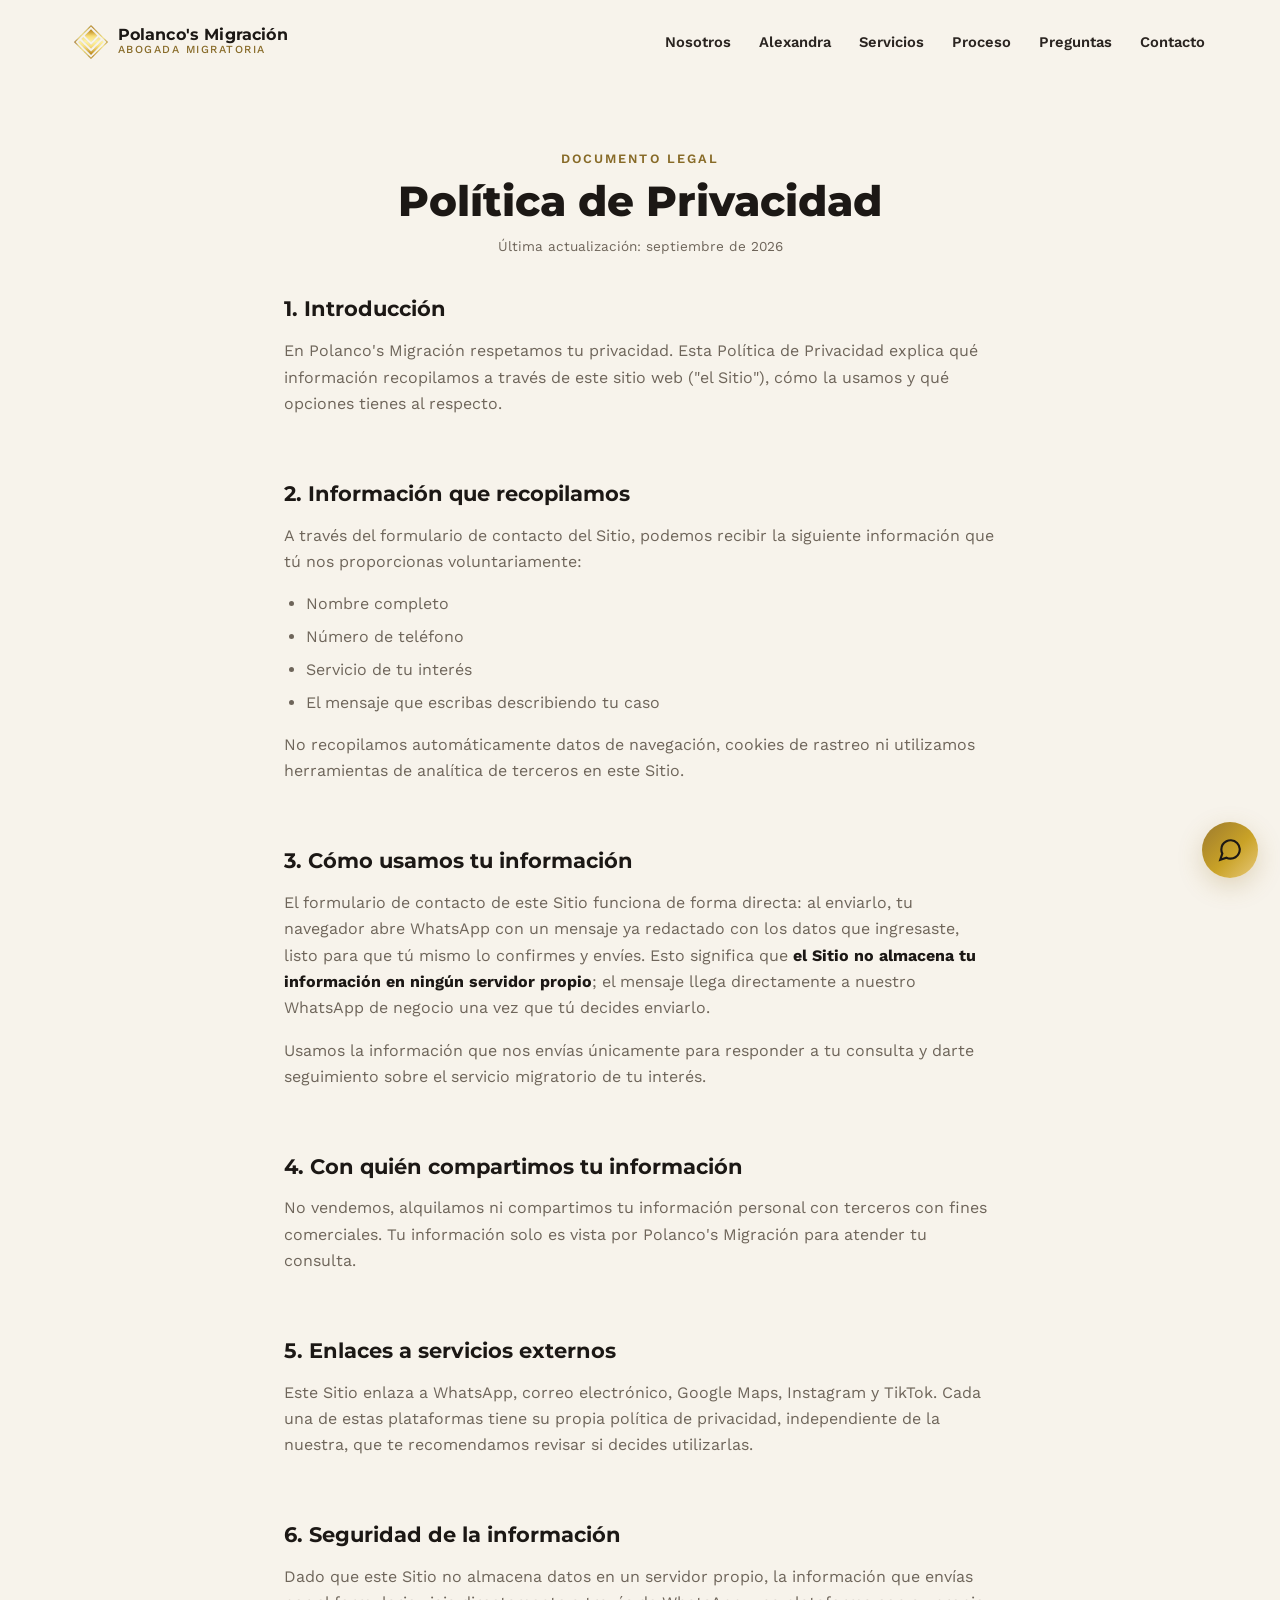
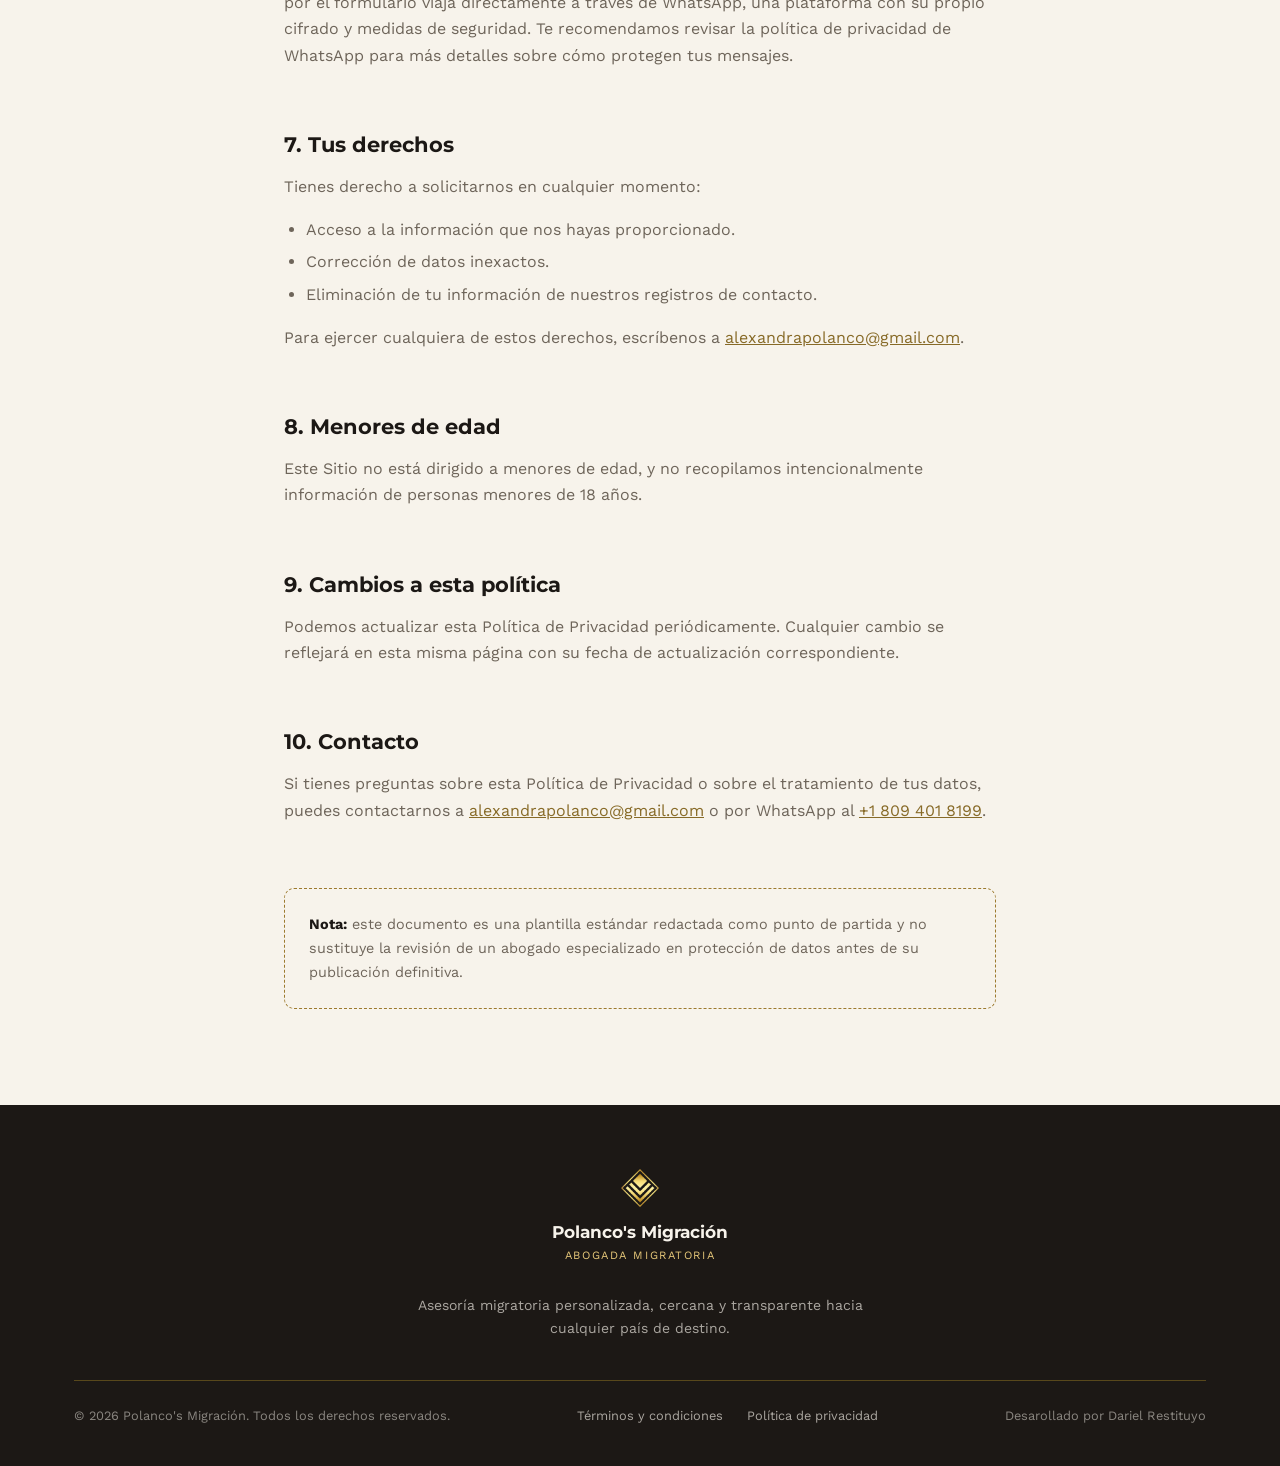
<file: politica-de-privacidad.html>
<!DOCTYPE html>
<html lang="es">
<head>
  <meta charset="UTF-8">
  <meta name="viewport" content="width=device-width, initial-scale=1.0">
  <title>Política de Privacidad | Polanco's Migración</title>
  <meta name="description" content="Política de privacidad y tratamiento de datos personales de Polanco's Migración.">
  <meta name="robots" content="index, follow">
  <link rel="canonical" href="https://www.polancosmigracion.com/politica-de-privacidad.html">
  <meta name="theme-color" content="#1c1815">

  <link rel="icon" type="image/png" sizes="32x32" href="assets/images/favicon-32.png">
  <link rel="apple-touch-icon" sizes="120x120" href="assets/images/favicon-120.png">

  <link rel="preconnect" href="https://fonts.googleapis.com">
  <link rel="preconnect" href="https://fonts.gstatic.com" crossorigin>
  <link href="https://fonts.googleapis.com/css2?family=Montserrat:wght@500;600;700;800&family=Work+Sans:wght@400;500;600&display=swap" rel="stylesheet">

  <link rel="stylesheet" href="css/variables.css">
  <link rel="stylesheet" href="css/layout.css">
  <link rel="stylesheet" href="css/components.css">
  <link rel="stylesheet" href="css/sections.css">
  <link rel="stylesheet" href="css/legal.css">
</head>
<body>
  <a href="#main-content" class="skip-link">Saltar al contenido principal</a>

  <!-- ============ HEADER ============ -->
  <header class="site-header">
    <div class="container">
      <a href="index.html" class="brand">
        <img src="assets/images/icon-mark.png" alt="Logo Polanco's Migración" width="34" height="34">
        <span class="brand-text">
          <span class="brand-name">Polanco's Migración</span>
          <span class="brand-tagline">ABOGADA MIGRATORIA</span>
        </span>
      </a>

      <nav class="main-nav" id="main-nav">
        <ul class="nav-links">
          <li><a href="index.html#nosotros">Nosotros</a></li>
          <li><a href="index.html#alexandra">Alexandra</a></li>
          <li><a href="index.html#servicios">Servicios</a></li>
          <li><a href="index.html#proceso">Proceso</a></li>
          <li><a href="index.html#preguntas">Preguntas</a></li>
          <li><a href="index.html#contacto">Contacto</a></li>
        </ul>
      </nav>

      <button class="menu-toggle" id="menu-toggle" aria-label="Abrir menú" aria-expanded="false" aria-controls="main-nav">
        <span></span><span></span><span></span>
      </button>
    </div>
  </header>

  <main id="main-content">
    <section class="legal-hero container">
      <span class="section-kicker">DOCUMENTO LEGAL</span>
      <h1>Política de Privacidad</h1>
      <p class="legal-updated">Última actualización: septiembre de 2026</p>
    </section>

    <section class="container legal-content">
      <h2>1. Introducción</h2>
      <p>
        En Polanco's Migración respetamos tu privacidad. Esta Política de Privacidad explica qué
        información recopilamos a través de este sitio web ("el Sitio"), cómo la usamos y qué
        opciones tienes al respecto.
      </p>

      <h2>2. Información que recopilamos</h2>
      <p>A través del formulario de contacto del Sitio, podemos recibir la siguiente información que tú nos proporcionas voluntariamente:</p>
      <ul>
        <li>Nombre completo</li>
        <li>Número de teléfono</li>
        <li>Servicio de tu interés</li>
        <li>El mensaje que escribas describiendo tu caso</li>
      </ul>
      <p>
        No recopilamos automáticamente datos de navegación, cookies de rastreo ni utilizamos
        herramientas de analítica de terceros en este Sitio.
      </p>

      <h2>3. Cómo usamos tu información</h2>
      <p>
        El formulario de contacto de este Sitio funciona de forma directa: al enviarlo, tu
        navegador abre WhatsApp con un mensaje ya redactado con los datos que ingresaste, listo
        para que tú mismo lo confirmes y envíes. Esto significa que <strong>el Sitio no almacena
        tu información en ningún servidor propio</strong>; el mensaje llega directamente a
        nuestro WhatsApp de negocio una vez que tú decides enviarlo.
      </p>
      <p>
        Usamos la información que nos envías únicamente para responder a tu consulta y darte
        seguimiento sobre el servicio migratorio de tu interés.
      </p>

      <h2>4. Con quién compartimos tu información</h2>
      <p>
        No vendemos, alquilamos ni compartimos tu información personal con terceros con fines
        comerciales. Tu información solo es vista por Polanco's Migración para atender tu
        consulta.
      </p>

      <h2>5. Enlaces a servicios externos</h2>
      <p>
        Este Sitio enlaza a WhatsApp, correo electrónico, Google Maps, Instagram y TikTok. Cada
        una de estas plataformas tiene su propia política de privacidad, independiente de la
        nuestra, que te recomendamos revisar si decides utilizarlas.
      </p>

      <h2>6. Seguridad de la información</h2>
      <p>
        Dado que este Sitio no almacena datos en un servidor propio, la información que envías
        por el formulario viaja directamente a través de WhatsApp, una plataforma con su propio
        cifrado y medidas de seguridad. Te recomendamos revisar la política de privacidad de
        WhatsApp para más detalles sobre cómo protegen tus mensajes.
      </p>

      <h2>7. Tus derechos</h2>
      <p>Tienes derecho a solicitarnos en cualquier momento:</p>
      <ul>
        <li>Acceso a la información que nos hayas proporcionado.</li>
        <li>Corrección de datos inexactos.</li>
        <li>Eliminación de tu información de nuestros registros de contacto.</li>
      </ul>
      <p>
        Para ejercer cualquiera de estos derechos, escríbenos a
        <a href="mailto:alexandrapolanco@gmail.com">alexandrapolanco@gmail.com</a>.
      </p>

      <h2>8. Menores de edad</h2>
      <p>
        Este Sitio no está dirigido a menores de edad, y no recopilamos intencionalmente
        información de personas menores de 18 años.
      </p>

      <h2>9. Cambios a esta política</h2>
      <p>
        Podemos actualizar esta Política de Privacidad periódicamente. Cualquier cambio se
        reflejará en esta misma página con su fecha de actualización correspondiente.
      </p>

      <h2>10. Contacto</h2>
      <p>
        Si tienes preguntas sobre esta Política de Privacidad o sobre el tratamiento de tus
        datos, puedes contactarnos a
        <a href="mailto:alexandrapolanco@gmail.com">alexandrapolanco@gmail.com</a> o por WhatsApp
        al <a href="https://wa.me/18094018199" target="_blank" rel="noopener">+1 809 401 8199</a>.
      </p>

      <div class="legal-note">
        <strong>Nota:</strong> este documento es una plantilla estándar redactada como punto de
        partida y no sustituye la revisión de un abogado especializado en protección de datos
        antes de su publicación definitiva.
      </div>
    </section>
  </main>

  <!-- ============ FOOTER ============ -->
  <footer class="site-footer">
    <div class="container">
      <div class="footer-brand-block">
        <div class="footer-brand">
          <img src="assets/images/icon-mark.png" alt="Logo Polanco's Migración" width="38" height="38">
          <div>
            <div class="footer-brand-name">Polanco's Migración</div>
            <div class="footer-brand-tagline">ABOGADA MIGRATORIA</div>
          </div>
          <p class="footer-desc">Asesoría migratoria personalizada, cercana y transparente hacia cualquier país de destino.</p>
        </div>
      </div>

      <div class="footer-bottom">
        <span>© <span id="current-year"></span> Polanco's Migración. Todos los derechos reservados.</span>
        <div class="footer-legal-links">
          <a href="terminos-y-condiciones.html">Términos y condiciones</a>
          <a href="politica-de-privacidad.html">Política de privacidad</a>
        </div>
        <span>Desarollado por Dariel Restituyo</span>
      </div>
    </div>
  </footer>

  <a
    href="https://wa.me/18094018199?text=Hola%2C%20quisiera%20informaci%C3%B3n%20sobre%20un%20proceso%20migratorio"
    class="floating-whatsapp"
    id="floating-whatsapp"
    target="_blank"
    rel="noopener"
    aria-label="Escríbenos por WhatsApp">
    <svg aria-hidden="true" viewBox="0 0 24 24" fill="none" stroke="currentColor" stroke-width="2"><path d="M21 11.5a8.38 8.38 0 0 1-.9 3.8 8.5 8.5 0 0 1-7.6 4.7 8.38 8.38 0 0 1-3.8-.9L3 21l1.9-5.7a8.38 8.38 0 0 1-.9-3.8 8.5 8.5 0 0 1 4.7-7.6 8.38 8.38 0 0 1 3.8-.9h.5a8.48 8.48 0 0 1 8 8v.5z"/></svg>
  </a>

  <script src="js/script.js" defer></script>
</body>
</html>
</file>
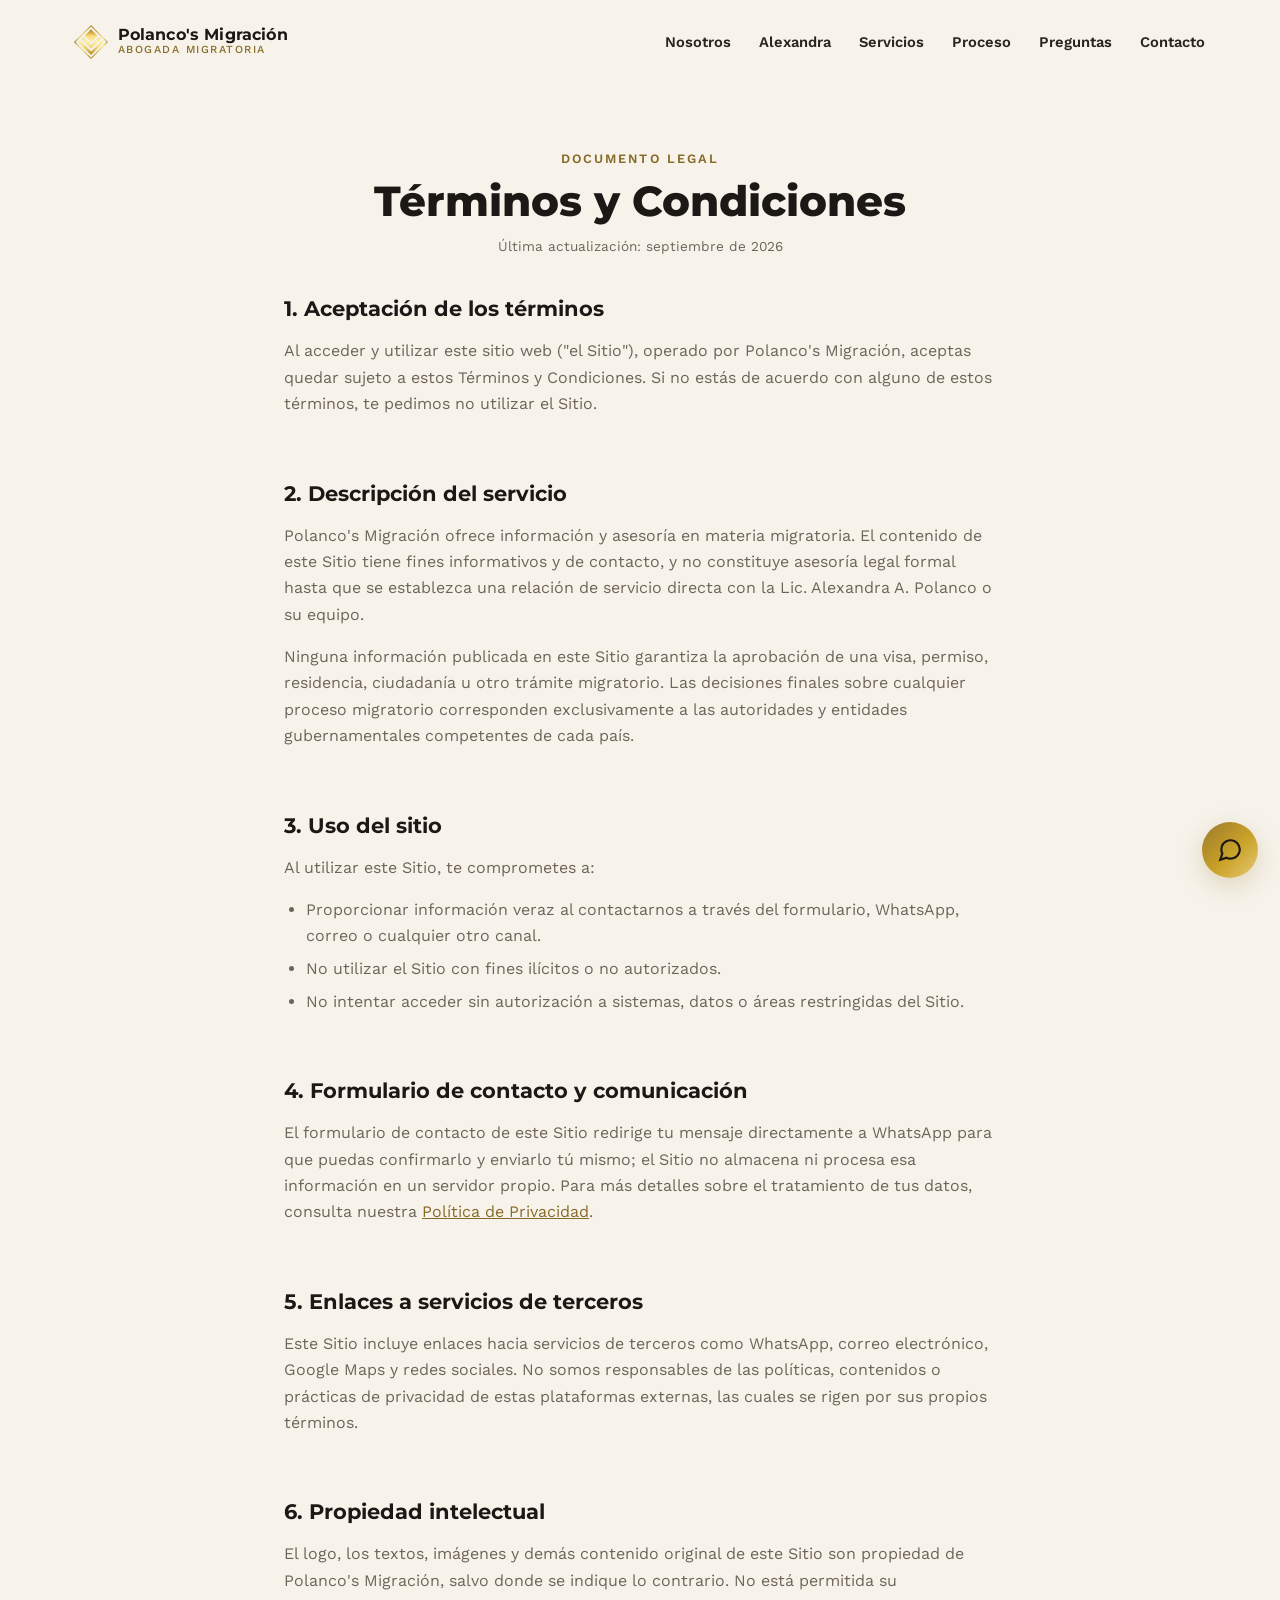
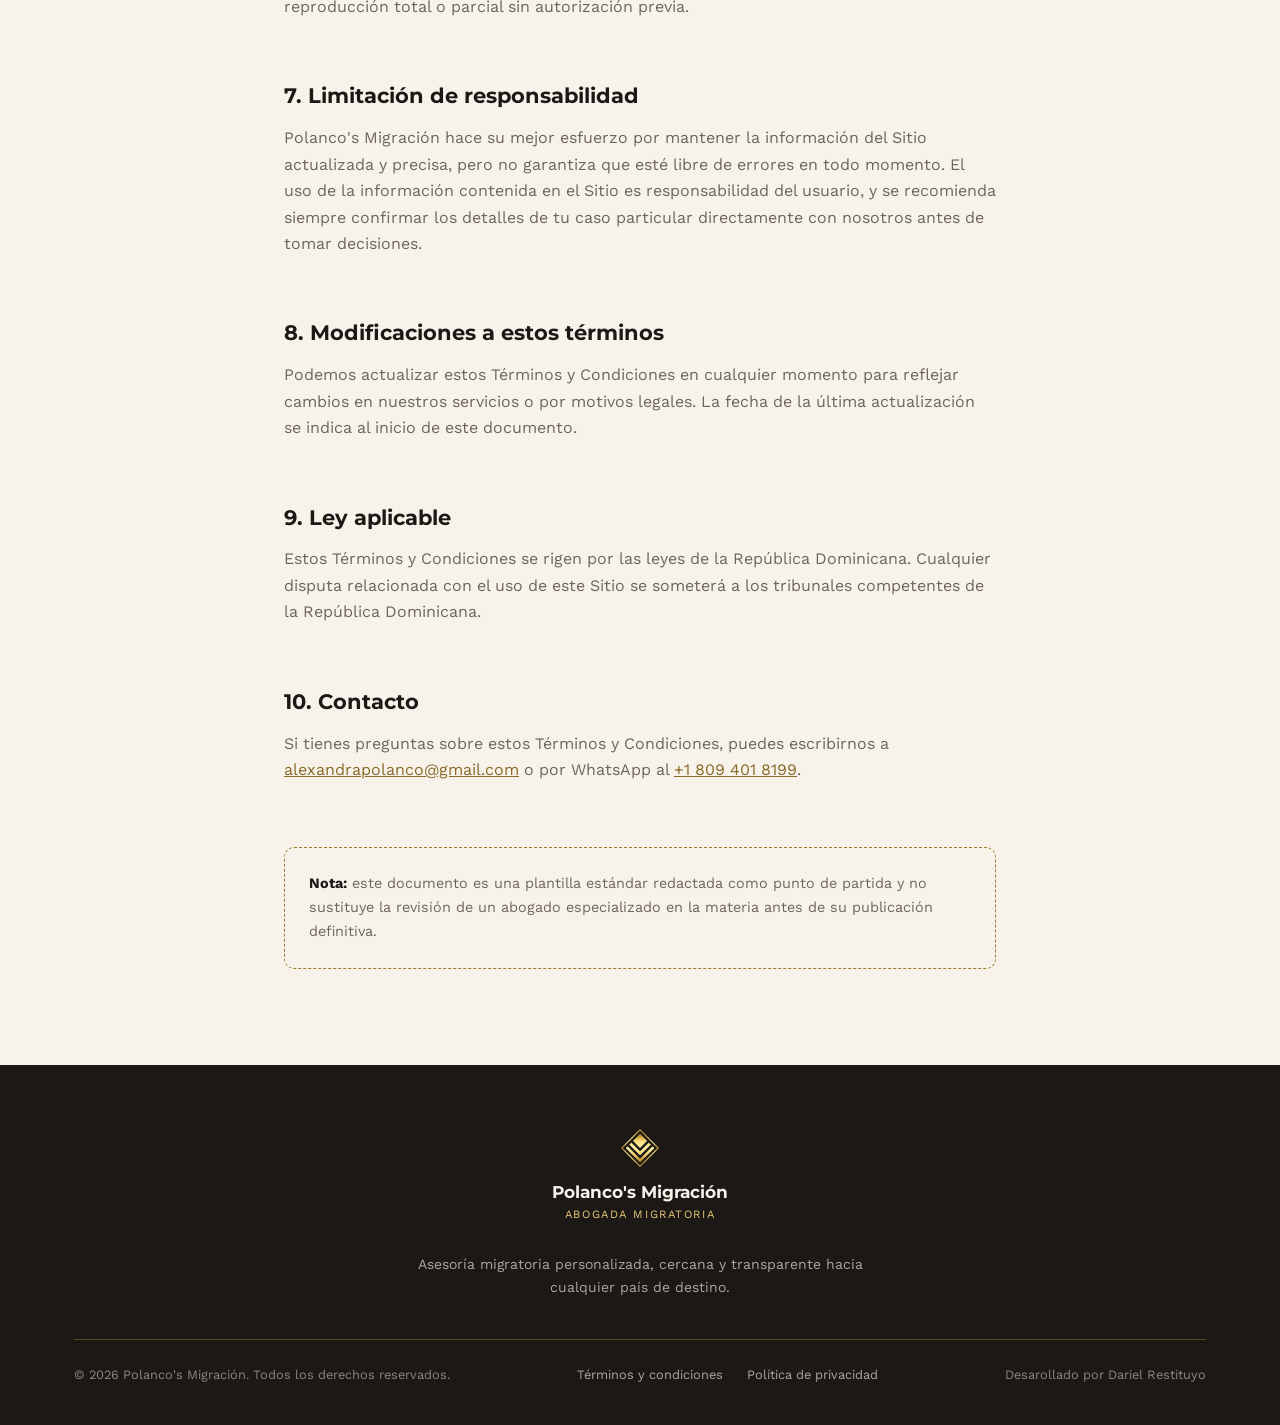
<file: terminos-y-condiciones.html>
<!DOCTYPE html>
<html lang="es">
<head>
  <meta charset="UTF-8">
  <meta name="viewport" content="width=device-width, initial-scale=1.0">
  <title>Términos y Condiciones | Polanco's Migración</title>
  <meta name="description" content="Términos y condiciones de uso del sitio web de Polanco's Migración.">
  <meta name="robots" content="index, follow">
  <link rel="canonical" href="https://www.polancosmigracion.com/terminos-y-condiciones.html">
  <meta name="theme-color" content="#1c1815">

  <link rel="icon" type="image/png" sizes="32x32" href="assets/images/favicon-32.png">
  <link rel="apple-touch-icon" sizes="120x120" href="assets/images/favicon-120.png">

  <link rel="preconnect" href="https://fonts.googleapis.com">
  <link rel="preconnect" href="https://fonts.gstatic.com" crossorigin>
  <link href="https://fonts.googleapis.com/css2?family=Montserrat:wght@500;600;700;800&family=Work+Sans:wght@400;500;600&display=swap" rel="stylesheet">

  <link rel="stylesheet" href="css/variables.css">
  <link rel="stylesheet" href="css/layout.css">
  <link rel="stylesheet" href="css/components.css">
  <link rel="stylesheet" href="css/sections.css">
  <link rel="stylesheet" href="css/legal.css">
</head>
<body>
  <a href="#main-content" class="skip-link">Saltar al contenido principal</a>

  <!-- ============ HEADER ============ -->
  <header class="site-header">
    <div class="container">
      <a href="index.html" class="brand">
        <img src="assets/images/icon-mark.png" alt="Logo Polanco's Migración" width="34" height="34">
        <span class="brand-text">
          <span class="brand-name">Polanco's Migración</span>
          <span class="brand-tagline">ABOGADA MIGRATORIA</span>
        </span>
      </a>

      <nav class="main-nav" id="main-nav">
        <ul class="nav-links">
          <li><a href="index.html#nosotros">Nosotros</a></li>
          <li><a href="index.html#alexandra">Alexandra</a></li>
          <li><a href="index.html#servicios">Servicios</a></li>
          <li><a href="index.html#proceso">Proceso</a></li>
          <li><a href="index.html#preguntas">Preguntas</a></li>
          <li><a href="index.html#contacto">Contacto</a></li>
        </ul>
      </nav>

      <button class="menu-toggle" id="menu-toggle" aria-label="Abrir menú" aria-expanded="false" aria-controls="main-nav">
        <span></span><span></span><span></span>
      </button>
    </div>
  </header>

  <main id="main-content">
    <section class="legal-hero container">
      <span class="section-kicker">DOCUMENTO LEGAL</span>
      <h1>Términos y Condiciones</h1>
      <p class="legal-updated">Última actualización: septiembre de 2026</p>
    </section>

    <section class="container legal-content">
      <h2>1. Aceptación de los términos</h2>
      <p>
        Al acceder y utilizar este sitio web ("el Sitio"), operado por Polanco's Migración,
        aceptas quedar sujeto a estos Términos y Condiciones. Si no estás de acuerdo con alguno
        de estos términos, te pedimos no utilizar el Sitio.
      </p>

      <h2>2. Descripción del servicio</h2>
      <p>
        Polanco's Migración ofrece información y asesoría en materia migratoria. El contenido
        de este Sitio tiene fines informativos y de contacto, y no constituye asesoría legal
        formal hasta que se establezca una relación de servicio directa con la Lic. Alexandra A.
        Polanco o su equipo.
      </p>
      <p>
        Ninguna información publicada en este Sitio garantiza la aprobación de una visa, permiso,
        residencia, ciudadanía u otro trámite migratorio. Las decisiones finales sobre cualquier
        proceso migratorio corresponden exclusivamente a las autoridades y entidades
        gubernamentales competentes de cada país.
      </p>

      <h2>3. Uso del sitio</h2>
      <p>Al utilizar este Sitio, te comprometes a:</p>
      <ul>
        <li>Proporcionar información veraz al contactarnos a través del formulario, WhatsApp, correo o cualquier otro canal.</li>
        <li>No utilizar el Sitio con fines ilícitos o no autorizados.</li>
        <li>No intentar acceder sin autorización a sistemas, datos o áreas restringidas del Sitio.</li>
      </ul>

      <h2>4. Formulario de contacto y comunicación</h2>
      <p>
        El formulario de contacto de este Sitio redirige tu mensaje directamente a WhatsApp para
        que puedas confirmarlo y enviarlo tú mismo; el Sitio no almacena ni procesa esa
        información en un servidor propio. Para más detalles sobre el tratamiento de tus datos,
        consulta nuestra <a href="politica-de-privacidad.html">Política de Privacidad</a>.
      </p>

      <h2>5. Enlaces a servicios de terceros</h2>
      <p>
        Este Sitio incluye enlaces hacia servicios de terceros como WhatsApp, correo electrónico,
        Google Maps y redes sociales. No somos responsables de las políticas, contenidos o
        prácticas de privacidad de estas plataformas externas, las cuales se rigen por sus
        propios términos.
      </p>

      <h2>6. Propiedad intelectual</h2>
      <p>
        El logo, los textos, imágenes y demás contenido original de este Sitio son propiedad de
        Polanco's Migración, salvo donde se indique lo contrario. No está permitida su
        reproducción total o parcial sin autorización previa.
      </p>

      <h2>7. Limitación de responsabilidad</h2>
      <p>
        Polanco's Migración hace su mejor esfuerzo por mantener la información del Sitio
        actualizada y precisa, pero no garantiza que esté libre de errores en todo momento. El
        uso de la información contenida en el Sitio es responsabilidad del usuario, y se
        recomienda siempre confirmar los detalles de tu caso particular directamente con
        nosotros antes de tomar decisiones.
      </p>

      <h2>8. Modificaciones a estos términos</h2>
      <p>
        Podemos actualizar estos Términos y Condiciones en cualquier momento para reflejar
        cambios en nuestros servicios o por motivos legales. La fecha de la última actualización
        se indica al inicio de este documento.
      </p>

      <h2>9. Ley aplicable</h2>
      <p>
        Estos Términos y Condiciones se rigen por las leyes de la República Dominicana.
        Cualquier disputa relacionada con el uso de este Sitio se someterá a los tribunales
        competentes de la República Dominicana.
      </p>

      <h2>10. Contacto</h2>
      <p>
        Si tienes preguntas sobre estos Términos y Condiciones, puedes escribirnos a
        <a href="mailto:alexandrapolanco@gmail.com">alexandrapolanco@gmail.com</a> o por WhatsApp
        al <a href="https://wa.me/18094018199" target="_blank" rel="noopener">+1 809 401 8199</a>.
      </p>

      <div class="legal-note">
        <strong>Nota:</strong> este documento es una plantilla estándar redactada como punto de
        partida y no sustituye la revisión de un abogado especializado en la materia antes de su
        publicación definitiva.
      </div>
    </section>
  </main>

  <!-- ============ FOOTER ============ -->
  <footer class="site-footer">
    <div class="container">
      <div class="footer-brand-block">
        <div class="footer-brand">
          <img src="assets/images/icon-mark.png" alt="Logo Polanco's Migración" width="38" height="38">
          <div>
            <div class="footer-brand-name">Polanco's Migración</div>
            <div class="footer-brand-tagline">ABOGADA MIGRATORIA</div>
          </div>
          <p class="footer-desc">Asesoría migratoria personalizada, cercana y transparente hacia cualquier país de destino.</p>
        </div>
      </div>

      <div class="footer-bottom">
        <span>© <span id="current-year"></span> Polanco's Migración. Todos los derechos reservados.</span>
        <div class="footer-legal-links">
          <a href="terminos-y-condiciones.html">Términos y condiciones</a>
          <a href="politica-de-privacidad.html">Política de privacidad</a>
        </div>
        <span>Desarollado por Dariel Restituyo</span>
      </div>
    </div>
  </footer>

  <a
    href="https://wa.me/18094018199?text=Hola%2C%20quisiera%20informaci%C3%B3n%20sobre%20un%20proceso%20migratorio"
    class="floating-whatsapp"
    id="floating-whatsapp"
    target="_blank"
    rel="noopener"
    aria-label="Escríbenos por WhatsApp">
    <svg aria-hidden="true" viewBox="0 0 24 24" fill="none" stroke="currentColor" stroke-width="2"><path d="M21 11.5a8.38 8.38 0 0 1-.9 3.8 8.5 8.5 0 0 1-7.6 4.7 8.38 8.38 0 0 1-3.8-.9L3 21l1.9-5.7a8.38 8.38 0 0 1-.9-3.8 8.5 8.5 0 0 1 4.7-7.6 8.38 8.38 0 0 1 3.8-.9h.5a8.48 8.48 0 0 1 8 8v.5z"/></svg>
  </a>

  <script src="js/script.js" defer></script>
</body>
</html>
</file>
<file: css/variables.css>
/* =========================================================
   POLANCO'S MIGRACIÓN — Variables de marca y sistema base
   ========================================================= */

:root {
  /* Paleta — derivada del logo */
  --color-black: #1c1815;        /* negro cálido */
  --color-black-soft: #2a2420;   /* variación para superficies oscuras */
  --color-gold-dark: #9c7a2e;    /* sombra del degradado dorado */
  --color-gold-text: #876a27;    /* variante de dorado con contraste AA para texto sobre fondos claros */
  --color-gold: #c9a227;         /* dorado principal / marca */
  --color-gold-light: #e8c97a;   /* highlight del degradado */
  --color-ivory: #f7f3eb;        /* fondo cálido de secciones claras */
  --color-ivory-deep: #f0ead9;   /* fondo alterno, ligeramente más oscuro */
  --color-white: #ffffff;
  --color-gray-warm: #6e655a;    /* texto secundario */
  --color-gray-line: #e4ddcd;    /* bordes/hairlines sobre fondo claro */
  --color-gold-line: rgba(201, 162, 39, 0.35); /* bordes/hairlines sobre fondo oscuro */

  /* Degradado de marca (icono del logo) */
  --gradient-gold: linear-gradient(135deg, var(--color-gold-dark), var(--color-gold) 55%, var(--color-gold-light));

  /* Tipografía */
  --font-heading: "Montserrat", "Helvetica Neue", Arial, sans-serif;
  --font-body: "Work Sans", "Helvetica Neue", Arial, sans-serif;

  /* Escala tipográfica */
  --fs-hero: clamp(2.25rem, 4vw + 1rem, 3.75rem);
  --fs-h2: clamp(1.75rem, 2.4vw + 1rem, 2.5rem);
  --fs-h3: 1.25rem;
  --fs-lead: clamp(1.05rem, 0.5vw + 1rem, 1.25rem);
  --fs-body: 1rem;
  --fs-small: 0.875rem;
  --fs-kicker: 0.8rem;

  /* Espaciado */
  --space-xs: 0.5rem;
  --space-sm: 1rem;
  --space-md: 1.5rem;
  --space-lg: 2.5rem;
  --space-xl: 4rem;
  --space-2xl: 6rem;
  --space-section: clamp(4rem, 8vw, 7rem);

  /* Bordes y radios */
  --radius-sm: 6px;
  --radius-md: 10px;
  --radius-lg: 16px;

  /* Sombras (tono cálido, no gris genérico) */
  --shadow-sm: 0 2px 10px rgba(28, 24, 21, 0.06);
  --shadow-md: 0 10px 30px rgba(28, 24, 21, 0.10);
  --shadow-gold: 0 8px 24px rgba(156, 122, 46, 0.25);

  /* Layout */
  --container-width: 1180px;
  --header-height: 84px;

  /* Transiciones */
  --ease: cubic-bezier(0.4, 0, 0.2, 1);
  --dur-fast: 0.2s;
  --dur-base: 0.35s;
}

/* =========================================================
   Reset
   ========================================================= */

*,
*::before,
*::after {
  box-sizing: border-box;
}

html {
  scroll-behavior: smooth;
}

@media (prefers-reduced-motion: reduce) {
  html {
    scroll-behavior: auto;
  }
  *,
  *::before,
  *::after {
    animation-duration: 0.01ms !important;
    animation-iteration-count: 1 !important;
    transition-duration: 0.01ms !important;
    scroll-behavior: auto !important;
  }
}

body,
h1, h2, h3, h4, p, figure, blockquote, dl, dd {
  margin: 0;
}

ul[class],
ol[class] {
  padding: 0;
  list-style: none;
  margin: 0;
}

img {
  max-width: 100%;
  display: block;
}

a {
  color: inherit;
  text-decoration: none;
}

button {
  font: inherit;
  cursor: pointer;
  border: none;
  background: none;
  color: inherit;
}

input,
textarea,
select {
  font: inherit;
}

body {
  font-family: var(--font-body);
  color: var(--color-black);
  background: var(--color-ivory);
  line-height: 1.65;
  -webkit-font-smoothing: antialiased;
  overflow-x: hidden;
}

h1, h2, h3, h4 {
  font-family: var(--font-heading);
  color: var(--color-black);
  line-height: 1.2;
}

:focus-visible {
  outline: 3px solid var(--color-gold-dark);
  outline-offset: 2px;
}

/* Enlace "saltar al contenido": invisible hasta que recibe foco por teclado */
.skip-link {
  position: absolute;
  top: -100px;
  left: var(--space-md);
  z-index: 200;
  background: var(--color-black);
  color: var(--color-ivory);
  padding: 0.75rem 1.25rem;
  border-radius: var(--radius-sm);
  font-weight: 600;
  transition: top var(--dur-fast) var(--ease);
}

.skip-link:focus {
  top: var(--space-sm);
}

/* Evita que el header sticky tape el inicio de cada sección al navegar por anclas */
section[id] {
  scroll-margin-top: var(--header-height);
}
</file>
<file: css/layout.css>
/* =========================================================
   LAYOUT — contenedor, header/navegación, footer
   ========================================================= */

.container {
  width: 100%;
  max-width: var(--container-width);
  margin-inline: auto;
  padding-inline: var(--space-md);
}

/* ---------- Header ---------- */

.site-header {
  position: sticky;
  top: 0;
  z-index: 100;
  height: var(--header-height);
  display: flex;
  align-items: center;
  background: rgba(247, 243, 235, 0.96);
  border-bottom: 1px solid transparent;
  transition: background var(--dur-base) var(--ease), border-color var(--dur-base) var(--ease), box-shadow var(--dur-base) var(--ease);
}

.site-header.is-scrolled {
  background: var(--color-ivory);
  border-bottom-color: var(--color-gray-line);
  box-shadow: var(--shadow-sm);
}

.site-header .container {
  display: flex;
  align-items: center;
  justify-content: space-between;
  gap: var(--space-md);
}

.brand {
  display: flex;
  align-items: center;
  gap: 0.6rem;
  font-family: var(--font-heading);
  font-weight: 700;
  font-size: 1.05rem;
  letter-spacing: 0.01em;
  color: var(--color-black);
  flex-shrink: 0;
}

.brand img {
  height: 34px;
  width: 34px;
  object-fit: contain;
}

.brand-text {
  display: flex;
  flex-direction: column;
  line-height: 1.15;
}

.brand-text .brand-name {
  font-size: 1rem;
}

.brand-text .brand-tagline {
  font-family: var(--font-body);
  font-weight: 500;
  font-size: 0.68rem;
  letter-spacing: 0.14em;
  color: var(--color-gold-text);
}

/* Navegación principal (desktop) */

.main-nav {
  display: flex;
  align-items: center;
  gap: var(--space-lg);
}

.nav-links {
  display: flex;
  align-items: center;
  gap: 1.65rem;
}

.nav-links a {
  font-size: 0.92rem;
  font-weight: 600;
  color: var(--color-black-soft);
  position: relative;
  padding: 0.35rem 0.05rem;
  transition: color var(--dur-fast) var(--ease);
}

.nav-links a::after {
  content: "";
  position: absolute;
  left: 0;
  bottom: -2px;
  width: 0;
  height: 2px;
  background: var(--color-gold);
  transition: width var(--dur-base) var(--ease);
}

.nav-links a:hover,
.nav-links a:focus-visible,
.nav-links a.is-active {
  color: var(--color-gold-text);
}

.nav-links a:hover::after,
.nav-links a:focus-visible::after,
.nav-links a.is-active::after {
  width: 100%;
}

/* Botón de menú móvil */

.menu-toggle {
  display: none;
  flex-direction: column;
  justify-content: center;
  align-items: center;
  width: 44px;
  height: 44px;
  border-radius: var(--radius-sm);
}

.menu-toggle span {
  display: block;
  width: 22px;
  height: 2px;
  background: var(--color-black);
  transition: transform var(--dur-base) var(--ease), opacity var(--dur-base) var(--ease);
}

.menu-toggle span + span {
  margin-top: 5px;
}

.menu-toggle[aria-expanded="true"] span:nth-child(1) {
  transform: translateY(7px) rotate(45deg);
}

.menu-toggle[aria-expanded="true"] span:nth-child(2) {
  opacity: 0;
}

.menu-toggle[aria-expanded="true"] span:nth-child(3) {
  transform: translateY(-7px) rotate(-45deg);
}

@media (max-width: 1040px) {
  .menu-toggle {
    display: flex;
    position: relative;
    z-index: 101;
  }

  .main-nav {
    position: fixed;
    top: var(--header-height);
    left: 0;
    right: 0;
    bottom: 0;
    background: var(--color-black);
    display: flex;
    flex-direction: column;
    align-items: center;
    justify-content: center;
    gap: 1.75rem;
    padding: var(--space-xl) var(--space-md);
    overflow-y: auto;
    -webkit-overflow-scrolling: touch;
    opacity: 0;
    visibility: hidden;
    transform: scale(0.98);
    pointer-events: none;
    transition: opacity var(--dur-base) var(--ease), transform var(--dur-base) var(--ease), visibility var(--dur-base);
    z-index: 99;
  }

  .main-nav.is-open {
    opacity: 1;
    visibility: visible;
    transform: scale(1);
    pointer-events: auto;
  }

  .nav-links {
    flex-direction: column;
    align-items: center;
    gap: 1.4rem;
  }

  .nav-links a {
    font-family: var(--font-heading);
    font-size: 1.25rem;
    font-weight: 700;
    color: var(--color-ivory);
  }

  .nav-links a::after {
    background: var(--color-gold-light);
  }

  .nav-links a:hover,
  .nav-links a:focus-visible,
  .nav-links a.is-active {
    color: var(--color-gold-light);
  }
}

@media (max-width: 1040px) and (max-height: 560px) {
  .main-nav {
    justify-content: flex-start;
    gap: 1.1rem;
    padding-top: var(--space-lg);
  }

  .nav-links {
    gap: 0.9rem;
  }

  .nav-links a {
    font-size: 1.1rem;
  }
}

/* ---------- Footer ---------- */

.site-footer {
  background: var(--color-black);
  color: var(--color-ivory);
  padding-block: var(--space-xl) var(--space-lg);
}

.footer-brand-block {
  padding-bottom: var(--space-lg);
  border-bottom: 1px solid var(--color-gold-line);
}

.footer-brand {
  display: flex;
  align-items: center;
  justify-content: center;
  flex-direction: column;
  gap: 0.75rem;
  text-align: center;
}

.footer-brand img {
  height: 38px;
  width: 38px;
  object-fit: contain;
}

.footer-brand-name {
  font-family: var(--font-heading);
  font-weight: 700;
  font-size: 1.05rem;
  color: var(--color-ivory);
}

.footer-brand-tagline {
  font-size: 0.7rem;
  letter-spacing: 0.14em;
  color: var(--color-gold-light);
}

.footer-desc {
  margin-top: var(--space-sm);
  font-size: var(--fs-small);
  color: rgba(247, 243, 235, 0.65);
  max-width: 50ch;
}

.footer-bottom {
  display: flex;
  justify-content: space-between;
  align-items: center;
  flex-wrap: wrap;
  gap: var(--space-sm) var(--space-lg);
  padding-top: var(--space-md);
  font-size: 0.8rem;
  color: rgba(247, 243, 235, 0.5);
}

.footer-legal-links {
  display: flex;
  gap: var(--space-md);
  flex-wrap: wrap;
}

.footer-legal-links a {
  color: rgba(247, 243, 235, 0.65);
  transition: color var(--dur-fast) var(--ease);
}

.footer-legal-links a:hover,
.footer-legal-links a:focus-visible {
  color: var(--color-gold-light);
}

@media (max-width: 700px) {
  .footer-bottom {
    flex-direction: column;
    align-items: flex-start;
    text-align: left;
  }
}
</file>
<file: css/components.css>
/* =========================================================
   Componentes reutilizables
   ========================================================= */

/* ---------- Botones ---------- */

.btn {
  display: inline-flex;
  align-items: center;
  justify-content: center;
  gap: 0.5rem;
  padding: 0.9rem 1.8rem;
  border-radius: var(--radius-md);
  font-family: var(--font-heading);
  font-weight: 700;
  font-size: 0.95rem;
  line-height: 1;
  white-space: nowrap;
  transition: transform var(--dur-fast) var(--ease), box-shadow var(--dur-base) var(--ease), background var(--dur-base) var(--ease);
}

.btn svg {
  width: 18px;
  height: 18px;
  flex-shrink: 0;
}

.btn-primary {
  background: var(--gradient-gold);
  color: var(--color-black);
  box-shadow: var(--shadow-gold);
}

.btn-primary:hover,
.btn-primary:focus-visible {
  transform: translateY(-2px);
  box-shadow: 0 12px 30px rgba(156, 122, 46, 0.35);
}

.btn-outline {
  background: transparent;
  color: var(--color-black);
  border: 1.5px solid var(--color-black);
}

.btn-outline:hover,
.btn-outline:focus-visible {
  background: var(--color-black);
  color: var(--color-ivory);
}

.btn-outline-light {
  background: transparent;
  color: var(--color-ivory);
  border: 1.5px solid var(--color-gold-line);
}

.btn-outline-light:hover,
.btn-outline-light:focus-visible {
  background: var(--color-gold);
  border-color: var(--color-gold);
  color: var(--color-black);
}

.btn-block {
  width: 100%;
}

/* ---------- Encabezado de sección ---------- */

.section-head {
  max-width: 640px;
  margin-bottom: var(--space-xl);
}

.section-head.align-center {
  margin-inline: auto;
  text-align: center;
}

.section-kicker {
  display: inline-block;
  font-family: var(--font-body);
  font-weight: 600;
  font-size: var(--fs-kicker);
  letter-spacing: 0.16em;
  color: var(--color-gold-text);
  margin-bottom: var(--space-xs);
}

.section-head h2 {
  font-size: var(--fs-h2);
  font-weight: 700;
}

.section-head p {
  margin-top: var(--space-sm);
  color: var(--color-gray-warm);
  font-size: var(--fs-lead);
}

/* ---------- Tarjetas ---------- */

.card {
  background: var(--color-white);
  border: 1px solid var(--color-gray-line);
  border-radius: var(--radius-md);
  padding: var(--space-md);
  transition: transform var(--dur-base) var(--ease), border-color var(--dur-base) var(--ease), box-shadow var(--dur-base) var(--ease);
}

.card:hover {
  transform: translateY(-4px);
  border-color: var(--color-gold);
  box-shadow: var(--shadow-md);
}

.card-icon {
  width: 52px;
  height: 52px;
  border-radius: 50%;
  background: var(--gradient-gold);
  display: flex;
  align-items: center;
  justify-content: center;
  margin-bottom: var(--space-sm);
}

.card-icon svg {
  width: 24px;
  height: 24px;
  stroke: var(--color-black);
}

.card h3 {
  font-size: var(--fs-h3);
  margin-bottom: 0.5rem;
}

.card p {
  color: var(--color-gray-warm);
  font-size: 0.95rem;
}

/* ---------- Acordeón (FAQ) ---------- */

.accordion-item {
  border-bottom: 1px solid var(--color-gray-line);
}

.accordion-trigger {
  width: 100%;
  display: flex;
  align-items: center;
  justify-content: space-between;
  gap: var(--space-md);
  text-align: left;
  padding: 1.35rem 0;
  font-family: var(--font-heading);
  font-weight: 700;
  font-size: 1.05rem;
  color: var(--color-black);
}

.accordion-icon {
  flex-shrink: 0;
  width: 22px;
  height: 22px;
  position: relative;
}

.accordion-icon::before,
.accordion-icon::after {
  content: "";
  position: absolute;
  background: var(--color-gold-dark);
  top: 50%;
  left: 50%;
  transition: transform var(--dur-base) var(--ease);
}

.accordion-icon::before {
  width: 14px;
  height: 2px;
  transform: translate(-50%, -50%);
}

.accordion-icon::after {
  width: 2px;
  height: 14px;
  transform: translate(-50%, -50%);
}

.accordion-trigger[aria-expanded="true"] .accordion-icon::after {
  transform: translate(-50%, -50%) rotate(90deg);
  opacity: 0;
}

.accordion-panel {
  overflow: hidden;
  max-height: 0;
  transition: max-height var(--dur-base) var(--ease);
}

.accordion-panel p {
  padding-bottom: 1.35rem;
  color: var(--color-gray-warm);
  max-width: 68ch;
}

/* ---------- Pasos del proceso (única sección numerada) ---------- */

.steps {
  display: grid;
  grid-template-columns: repeat(4, 1fr);
  gap: var(--space-md);
}

.step {
  position: relative;
  padding-top: var(--space-lg);
}

.step-number {
  font-family: var(--font-heading);
  font-weight: 800;
  font-size: 2.5rem;
  color: var(--color-gold);
  line-height: 1;
  margin-bottom: var(--space-sm);
}

@supports (-webkit-text-stroke: 1px black) {
  .step-number {
    color: transparent;
    -webkit-text-stroke: 1.5px var(--color-gold);
  }
}

.step h3 {
  font-size: 1.1rem;
  margin-bottom: 0.4rem;
}

.step p {
  color: var(--color-gray-warm);
  font-size: 0.92rem;
}

@media (max-width: 900px) {
  .steps {
    grid-template-columns: 1fr 1fr;
  }
}

@media (max-width: 560px) {
  .steps {
    grid-template-columns: 1fr;
  }
}

/* ---------- Formulario de contacto ---------- */

.form-group {
  margin-bottom: var(--space-sm);
}

.form-group label {
  display: block;
  font-size: var(--fs-small);
  font-weight: 600;
  margin-bottom: 0.4rem;
  color: var(--color-ivory);
}

.form-group input,
.form-group select,
.form-group textarea {
  width: 100%;
  padding: 0.85rem 1rem;
  border-radius: var(--radius-sm);
  border: 1px solid var(--color-gold-line);
  background: rgba(247, 243, 235, 0.06);
  color: var(--color-ivory);
  transition: border-color var(--dur-fast) var(--ease), background var(--dur-fast) var(--ease);
}

.form-group select {
  appearance: none;
  -webkit-appearance: none;
  -moz-appearance: none;
  background-image: url("data:image/svg+xml,%3Csvg xmlns='http://www.w3.org/2000/svg' viewBox='0 0 24 24' fill='none' stroke='%23c9a227' stroke-width='2'%3E%3Cpath d='m6 9 6 6 6-6'/%3E%3C/svg%3E");
  background-repeat: no-repeat;
  background-position: right 1rem center;
  background-size: 16px;
  padding-right: 2.75rem;
}

.form-group select option {
  color: var(--color-white);
  background: var(--color-black-soft);
}

.form-group input::placeholder,
.form-group textarea::placeholder {
  color: rgba(247, 243, 235, 0.4);
}

.form-group input:focus,
.form-group select:focus,
.form-group textarea:focus {
  outline: none;
  border-color: var(--color-gold);
  background: rgba(247, 243, 235, 0.1);
}

.form-row {
  display: grid;
  grid-template-columns: 1fr 1fr;
  gap: var(--space-sm);
}

@media (max-width: 640px) {
  .form-row {
    grid-template-columns: 1fr;
  }
}

.form-note {
  font-size: 0.8rem;
  color: rgba(247, 243, 235, 0.55);
  margin-top: var(--space-xs);
}

.form-status {
  margin-top: var(--space-sm);
  font-size: var(--fs-small);
  font-weight: 600;
}

.form-status[data-state="success"] {
  color: var(--color-gold-light);
}

.form-status[data-state="error"] {
  color: #e0a05a;
}

/* ---------- Íconos sociales ---------- */

.social-icons {
  display: flex;
  gap: 0.75rem;
}

.social-icons a {
  width: 38px;
  height: 38px;
  border-radius: 50%;
  border: 1px solid var(--color-gold-line);
  display: flex;
  align-items: center;
  justify-content: center;
  transition: background var(--dur-fast) var(--ease), border-color var(--dur-fast) var(--ease);
}

.social-icons a:hover,
.social-icons a:focus-visible {
  background: var(--color-gold);
  border-color: var(--color-gold);
}

.social-icons svg {
  width: 17px;
  height: 17px;
  fill: var(--color-gold-light);
  transition: fill var(--dur-fast) var(--ease);
}

.social-icons a:hover svg,
.social-icons a:focus-visible svg {
  fill: var(--color-black);
}

/* ---------- Botón flotante de WhatsApp ---------- */
/* Sustituye al botón del header: solo aparece al hacer scroll, para no
   duplicar el CTA principal que ya está en el hero. */

.floating-whatsapp {
  position: fixed;
  bottom: 22px;
  right: 22px;
  width: 56px;
  height: 56px;
  border-radius: 50%;
  background: var(--gradient-gold);
  display: flex;
  align-items: center;
  justify-content: center;
  box-shadow: var(--shadow-gold);
  z-index: 90;
  opacity: 0;
  transform: translateY(14px) scale(0.9);
  pointer-events: none;
  transition: opacity var(--dur-base) var(--ease), transform var(--dur-base) var(--ease);
}

.floating-whatsapp.is-visible {
  opacity: 1;
  transform: translateY(0) scale(1);
  pointer-events: auto;
}

.floating-whatsapp:hover,
.floating-whatsapp:focus-visible {
  transform: translateY(-3px) scale(1.05);
}

.floating-whatsapp svg {
  width: 26px;
  height: 26px;
  stroke: var(--color-black);
}

@media (max-width: 600px) {
  .floating-whatsapp {
    width: 52px;
    height: 52px;
    bottom: 16px;
    right: 16px;
  }
}

/* ---------- Badge ---------- */

.badge {
  display: inline-flex;
  align-items: center;
  gap: 0.4rem;
  font-size: 0.78rem;
  font-weight: 600;
  padding: 0.35rem 0.8rem;
  border-radius: 999px;
  background: rgba(201, 162, 39, 0.2);
  color: var(--color-gold-light);
}
</file>
<file: css/sections.css>
/* =========================================================
   SECCIONES
   ========================================================= */

.section {
  padding-block: var(--space-section);
}

.section-alt {
  background: var(--color-ivory-deep);
}

.section-dark {
  background: var(--color-black);
  color: var(--color-ivory);
}

/* ---------- HERO ---------- */

.hero {
  position: relative;
  min-height: calc(100vh - var(--header-height));
  display: flex;
  align-items: center;
  justify-content: center;
  text-align: center;
  overflow: hidden;
  padding-block: var(--space-2xl);
  background: var(--color-ivory);
}

.hero-diamond {
  position: absolute;
  top: 50%;
  left: 50%;
  width: min(640px, 90vw);
  height: min(640px, 90vw);
  transform: translate(-50%, -50%) rotate(45deg) scale(0.85);
  border: 1.5px solid var(--color-gold);
  opacity: 0;
  animation: diamond-appear 1.4s var(--ease) 0.15s forwards;
  pointer-events: none;
}

.hero-diamond::before {
  content: "";
  position: absolute;
  inset: 14%;
  border: 1px solid var(--color-gold-light);
  opacity: 0.6;
}

@keyframes diamond-appear {
  to {
    opacity: 0.35;
    transform: translate(-50%, -50%) rotate(45deg) scale(1);
  }
}

.hero-content {
  position: relative;
  z-index: 1;
  max-width: 780px;
  margin-inline: auto;
  opacity: 0;
  animation: hero-rise 0.9s var(--ease) 0.3s forwards;
}

@keyframes hero-rise {
  from {
    opacity: 0;
    transform: translateY(18px);
  }
  to {
    opacity: 1;
    transform: translateY(0);
  }
}

.hero-kicker {
  display: block;
  font-weight: 600;
  font-size: var(--fs-kicker);
  letter-spacing: 0.2em;
  color: var(--color-gold-text);
  margin-bottom: var(--space-md);
}

.hero h1 {
  font-size: var(--fs-hero);
  font-weight: 800;
  letter-spacing: -0.01em;
}

.hero h1 em {
  font-style: normal;
  color: var(--color-gold-dark);
}

@supports (background-clip: text) or (-webkit-background-clip: text) {
  .hero h1 em {
    background: var(--gradient-gold);
    -webkit-background-clip: text;
    background-clip: text;
    color: transparent;
  }
}

.hero-sub {
  margin-top: var(--space-md);
  font-size: var(--fs-lead);
  color: var(--color-gray-warm);
  max-width: 58ch;
  margin-inline: auto;
}

.hero-actions {
  margin-top: var(--space-lg);
  display: flex;
  align-items: center;
  justify-content: center;
  gap: var(--space-sm);
  flex-wrap: wrap;
}

.hero-trust {
  margin-top: var(--space-xl);
  display: flex;
  align-items: stretch;
  justify-content: center;
  flex-wrap: wrap;
}

.hero-stat {
  position: relative;
  padding-inline: var(--space-lg);
  text-align: center;
}

.hero-stat:not(:last-child)::after {
  content: "";
  position: absolute;
  right: 0;
  top: 15%;
  bottom: 15%;
  width: 1px;
  background: var(--color-gray-line);
}

.hero-stat strong {
  display: block;
  font-family: var(--font-heading);
  font-weight: 800;
  font-size: 1.9rem;
  color: var(--color-gold-dark);
  line-height: 1.2;
}

@supports (background-clip: text) or (-webkit-background-clip: text) {
  .hero-stat strong {
    background: var(--gradient-gold);
    -webkit-background-clip: text;
    background-clip: text;
    color: transparent;
  }
}

.hero-stat span {
  font-size: 0.82rem;
  color: var(--color-gray-warm);
}

@media (max-width: 640px) {
  .hero-actions {
    flex-direction: column;
    width: 100%;
  }

  .hero-actions .btn {
    width: 100%;
  }

  .hero-trust {
    gap: var(--space-md) 0;
  }

  .hero-stat {
    padding-inline: var(--space-md);
  }

  .hero-stat:not(:last-child)::after {
    top: 20%;
    bottom: 20%;
  }
}

/* ---------- QUIÉNES SOMOS ---------- */

.about-content {
  max-width: 680px;
  margin-inline: auto;
  text-align: center;
}

.about-lead {
  margin-top: var(--space-md);
  font-size: var(--fs-lead);
  color: var(--color-gray-warm);
}

.about-pillars {
  margin-top: var(--space-2xl);
  display: grid;
  grid-template-columns: repeat(3, 1fr);
  gap: var(--space-lg);
  max-width: var(--container-width);
  margin-inline: auto;
  text-align: left;
}

.about-pillar {
  padding-inline: var(--space-md);
  border-left: 1px solid var(--color-gray-line);
}

.about-pillar:first-child {
  border-left: none;
  padding-left: 0;
}

.about-pillar-icon {
  width: 44px;
  height: 44px;
  border-radius: 50%;
  border: 1.5px solid var(--color-gold);
  display: flex;
  align-items: center;
  justify-content: center;
  margin-bottom: var(--space-sm);
}

.about-pillar-icon svg {
  width: 20px;
  height: 20px;
  stroke: var(--color-gold-dark);
}

.about-pillar h3 {
  font-size: 1.05rem;
  margin-bottom: 0.35rem;
}

.about-pillar p {
  color: var(--color-gray-warm);
  font-size: 0.92rem;
}

@media (max-width: 800px) {
  .about-pillars {
    grid-template-columns: 1fr;
    gap: var(--space-md);
  }

  .about-pillar {
    border-left: none;
    padding-left: 0;
    padding-top: var(--space-md);
    border-top: 1px solid var(--color-gray-line);
  }

  .about-pillar:first-child {
    border-top: none;
    padding-top: 0;
  }
}

/* ---------- LA PERSONA DETRÁS ---------- */

.founder {
  display: grid;
  grid-template-columns: 0.85fr 1.15fr;
  gap: var(--space-2xl);
  align-items: center;
}

.founder-photo-wrap {
  position: relative;
  aspect-ratio: 4 / 5;
}

.founder-photo-frame {
  position: absolute;
  inset: 0;
  clip-path: polygon(50% 0%, 100% 12%, 100% 88%, 50% 100%, 0% 88%, 0% 12%);
  background: var(--gradient-gold);
  padding: 6px;
}

.founder-photo-frame img {
  width: 100%;
  height: 100%;
  object-fit: cover;
  clip-path: polygon(50% 0%, 100% 12%, 100% 88%, 50% 100%, 0% 88%, 0% 12%);
}

.founder-content .section-kicker,
.founder-content h2 {
  text-align: left;
}

.founder-quote {
  margin-top: var(--space-md);
  font-family: var(--font-heading);
  font-size: 1.3rem;
  font-weight: 500;
  color: var(--color-black);
  line-height: 1.5;
  border-left: 3px solid var(--color-gold);
  padding-left: var(--space-md);
}

.founder-content p.founder-desc {
  margin-top: var(--space-md);
  color: var(--color-gray-warm);
  font-size: var(--fs-lead);
}

.founder-cta {
  margin-top: var(--space-lg);
}

@media (max-width: 900px) {
  .founder {
    grid-template-columns: 1fr;
    gap: var(--space-lg);
  }

  .founder-photo-wrap {
    max-width: 340px;
    margin-inline: auto;
  }
}

/* ---------- SERVICIOS ---------- */

.services-grid {
  display: grid;
  grid-template-columns: repeat(3, 1fr);
  gap: var(--space-md);
}

.services-grid .card {
  position: relative;
  display: flex;
  flex-direction: column;
}

.services-grid .card.is-featured {
  background: var(--color-black);
  color: var(--color-ivory);
  border-color: var(--color-black);
}

.services-grid .card.is-featured h3 {
  color: var(--color-ivory);
}

.services-grid .card.is-featured p {
  color: rgba(247, 243, 235, 0.7);
}

.services-grid .card.is-featured:hover {
  border-color: var(--color-gold);
}

.services-grid .card.is-featured .badge {
  position: absolute;
  top: var(--space-md);
  right: var(--space-md);
}

.services-grid .card.is-featured .service-link {
  color: var(--color-gold-light);
}

.service-link {
  display: inline-flex;
  align-items: center;
  gap: 0.4rem;
  margin-top: auto;
  padding-top: var(--space-sm);
  font-size: 0.85rem;
  font-weight: 600;
  color: var(--color-gold-text);
}

@media (max-width: 900px) {
  .services-grid {
    grid-template-columns: repeat(2, 1fr);
  }
}

@media (max-width: 560px) {
  .services-grid {
    grid-template-columns: 1fr;
  }
}

/* ---------- BENEFICIOS ---------- */

.benefits-grid {
  display: grid;
  grid-template-columns: repeat(2, 1fr);
  gap: var(--space-md) var(--space-lg);
}

.benefit {
  display: flex;
  gap: var(--space-sm);
}

.benefit-icon {
  flex-shrink: 0;
  width: 46px;
  height: 46px;
  border-radius: var(--radius-sm);
  border: 1.5px solid var(--color-gold);
  display: flex;
  align-items: center;
  justify-content: center;
}

.benefit-icon svg {
  width: 22px;
  height: 22px;
  stroke: var(--color-gold-dark);
}

.benefit h3 {
  font-size: 1.05rem;
  margin-bottom: 0.3rem;
}

.benefit p {
  color: var(--color-gray-warm);
  font-size: 0.92rem;
}

@media (max-width: 700px) {
  .benefits-grid {
    grid-template-columns: 1fr;
  }
}

/* ---------- FAQ ---------- */

.faq-list {
  max-width: 720px;
  margin-inline: auto;
}

/* ---------- CTA + CONTACTO ---------- */

.contact {
  display: grid;
  grid-template-columns: 1fr 1fr;
  gap: var(--space-2xl);
}

.contact-intro .section-kicker,
.contact-intro h2 {
  text-align: left;
  color: var(--color-ivory);
}

.contact-intro h2 {
  color: var(--color-ivory);
}

.contact-intro p {
  margin-top: var(--space-sm);
  color: rgba(247, 243, 235, 0.7);
  font-size: var(--fs-lead);
}

.contact-channels {
  margin-top: var(--space-lg);
  display: flex;
  flex-direction: column;
  gap: var(--space-sm);
}

.contact-channel {
  display: flex;
  align-items: center;
  gap: var(--space-sm);
  padding: var(--space-sm);
  border: 1px solid var(--color-gold-line);
  border-radius: var(--radius-md);
  transition: border-color var(--dur-fast) var(--ease), background var(--dur-fast) var(--ease);
}

.contact-channel:hover,
.contact-channel:focus-visible {
  border-color: var(--color-gold);
  background: rgba(201, 162, 39, 0.06);
}

.contact-channel-icon {
  flex-shrink: 0;
  width: 44px;
  height: 44px;
  border-radius: 50%;
  background: var(--gradient-gold);
  display: flex;
  align-items: center;
  justify-content: center;
}

.contact-channel-icon svg {
  width: 20px;
  height: 20px;
  stroke: var(--color-black);
}

.contact-channel-text {
  flex: 1;
  min-width: 0;
}

.contact-channel-text .label {
  font-size: 0.78rem;
  color: rgba(247, 243, 235, 0.55);
}

.contact-channel-text .value {
  display: block;
  font-family: var(--font-heading);
  font-weight: 600;
  font-size: 1rem;
  color: var(--color-ivory);
  overflow-wrap: break-word;
}

.contact-form-wrap {
  background: var(--color-black-soft);
  border: 1px solid var(--color-gold-line);
  border-radius: var(--radius-lg);
  padding: var(--space-lg);
}

.contact-form-wrap h3 {
  color: var(--color-ivory);
  font-size: 1.2rem;
  margin-bottom: var(--space-md);
}

@media (max-width: 900px) {
  .contact {
    grid-template-columns: 1fr;
    gap: var(--space-xl);
  }
}

@media (max-width: 480px) {
  .contact-form-wrap {
    padding: var(--space-md);
  }
}

/* ---------- Placeholder de contenido pendiente ---------- */

.content-placeholder {
  outline: 1.5px dashed var(--color-gold-dark);
  outline-offset: 4px;
  position: relative;
}
</file>
<file: css/legal.css>
/* =========================================================
   PÁGINAS LEGALES Y ERROR 404
   ========================================================= */

.legal-hero {
  padding-block: var(--space-xl) var(--space-lg);
  text-align: center;
}

.legal-hero .section-kicker {
  display: block;
}

.legal-hero h1 {
  font-size: clamp(1.9rem, 3vw + 1rem, 2.6rem);
  font-weight: 800;
}

.legal-updated {
  margin-top: var(--space-xs);
  font-size: 0.85rem;
  color: var(--color-gray-warm);
}

.legal-content {
  max-width: 760px;
  margin-inline: auto;
  padding-block: 0 var(--space-2xl);
}

.legal-content h2 {
  font-size: 1.3rem;
  margin-top: var(--space-xl);
  margin-bottom: var(--space-sm);
}

.legal-content h2:first-child {
  margin-top: 0;
}

.legal-content p {
  color: var(--color-gray-warm);
  margin-bottom: var(--space-sm);
}

.legal-content ul,
.legal-content ol {
  color: var(--color-gray-warm);
  margin: 0 0 var(--space-sm);
  padding-left: 1.4rem;
}

.legal-content li {
  margin-bottom: 0.4rem;
}

.legal-content strong {
  color: var(--color-black);
}

.legal-content a {
  color: var(--color-gold-text);
  text-decoration: underline;
}

.legal-note {
  margin-top: var(--space-xl);
  padding: var(--space-md);
  border: 1px dashed var(--color-gold-dark);
  border-radius: var(--radius-md);
  font-size: 0.9rem;
  color: var(--color-gray-warm);
}

/* ---------- Página 404 ---------- */

.error-page {
  min-height: calc(100vh - var(--header-height));
  display: flex;
  align-items: center;
  justify-content: center;
  text-align: center;
  padding-block: var(--space-2xl);
}

.error-page-content {
  max-width: 560px;
  margin-inline: auto;
}

.error-code {
  font-family: var(--font-heading);
  font-weight: 800;
  font-size: clamp(4rem, 10vw, 7rem);
  line-height: 1;
  color: var(--color-gold);
}

.error-page h1 {
  margin-top: var(--space-sm);
  font-size: clamp(1.4rem, 2.5vw + 1rem, 2rem);
}

.error-page p {
  margin-top: var(--space-sm);
  color: var(--color-gray-warm);
  font-size: var(--fs-lead);
}

.error-actions {
  margin-top: var(--space-lg);
  display: flex;
  align-items: center;
  justify-content: center;
  gap: var(--space-sm);
  flex-wrap: wrap;
}

@media (max-width: 480px) {
  .error-actions {
    flex-direction: column;
    width: 100%;
  }

  .error-actions .btn {
    width: 100%;
  }
}
</file>
